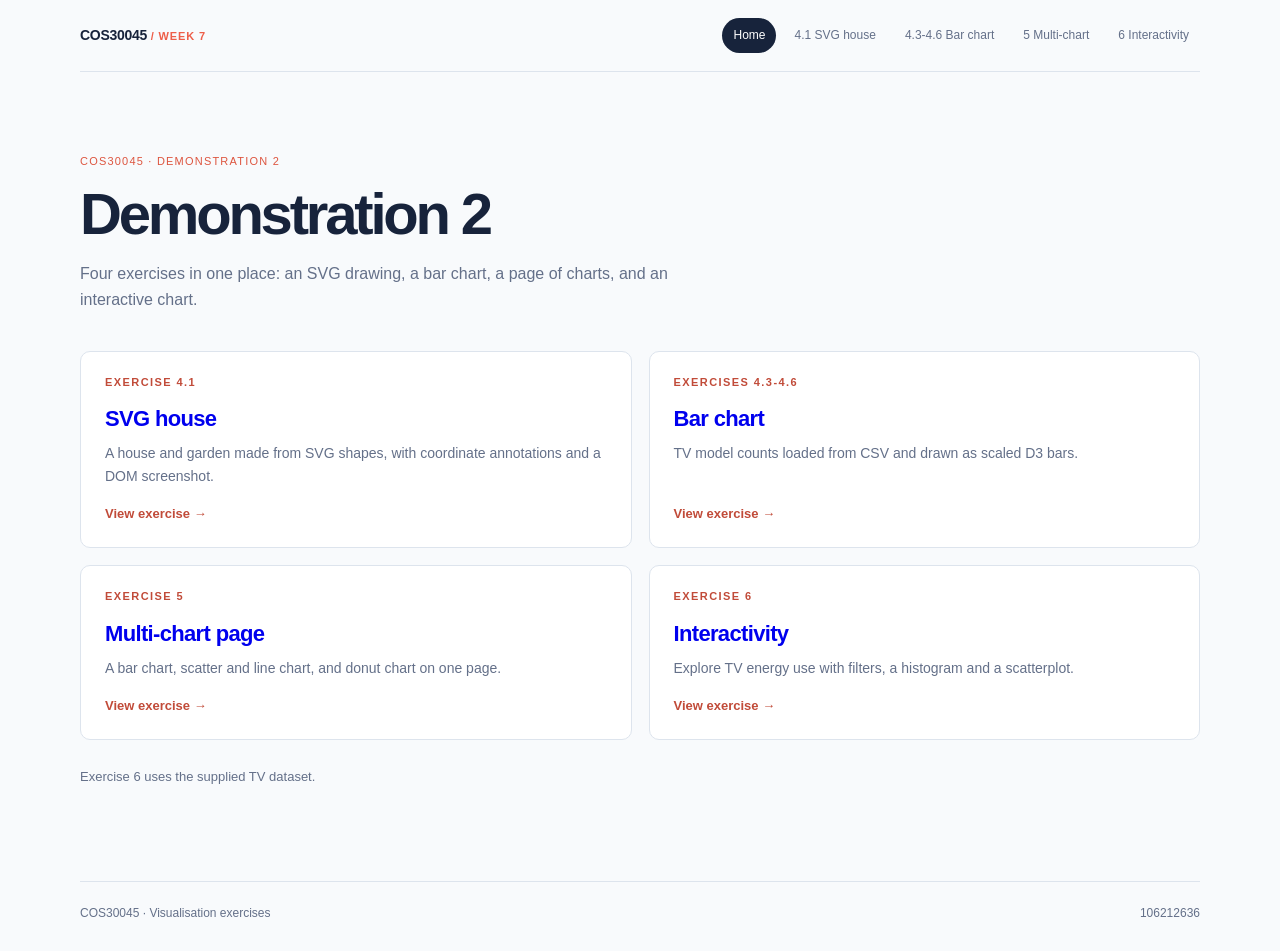
<file: index.html>
<!doctype html>
<html lang="en">
<head>
  <meta charset="utf-8">
  <meta name="viewport" content="width=device-width, initial-scale=1">
  <title>Demonstration 2 · COS30045</title>
  <link rel="stylesheet" href="site.css">
</head>
<body>
  <header class="site-header">
    <a class="site-name" href="index.html">COS30045 <span> / WEEK 7</span></a>
    <nav aria-label="Exercises"><a href="index.html" aria-current="page">Home</a><a href="exercise-4-1/">4.1 SVG house</a><a href="exercise-4-3-4-6/">4.3-4.6 Bar chart</a><a href="exercise-5/">5 Multi-chart</a><a href="exercise-6/">6 Interactivity</a></nav>
  </header>
  <main class="landing">
    <p class="course-label">COS30045 · DEMONSTRATION 2</p>
    <h1>Demonstration 2</h1>
    <p class="lede">Four exercises in one place: an SVG drawing, a bar chart, a page of charts, and an interactive chart.</p>
    <div class="landing-grid">
      <a class="feature-card card-house" href="exercise-4-1/"><span class="card-index">EXERCISE 4.1</span><span class="card-art" aria-hidden="true"><svg viewBox="0 0 320 160"><circle cx="258" cy="37" r="24" fill="#ffce52"/><rect x="57" y="76" width="190" height="76" fill="#f9ead2"/><path d="M38 82 152 15 266 82Z" fill="#ff7354"/><rect x="133" y="104" width="38" height="48" fill="#312e81"/><circle cx="272" cy="121" r="30" fill="#20aa89"/></svg></span><strong>SVG house</strong><span>A house and garden made from SVG shapes, with coordinate annotations and a DOM screenshot.</span><span class="card-action">View exercise →</span></a>
      <a class="feature-card card-brands" href="exercise-4-3-4-6/"><span class="card-index">EXERCISES 4.3-4.6</span><span class="card-art mini-bars" aria-hidden="true"><i></i><i></i><i></i><i></i><i></i></span><strong>Bar chart</strong><span>TV model counts loaded from CSV and drawn as scaled D3 bars.</span><span class="card-action">View exercise →</span></a>
      <a class="feature-card card-charts" href="exercise-5/"><span class="card-index">EXERCISE 5</span><span class="card-art mini-chart" aria-hidden="true"><svg viewBox="0 0 320 160"><path d="M10 127 68 101 128 108 181 48 245 68 310 22" fill="none" stroke="#fb654c" stroke-width="7" stroke-linecap="round" stroke-linejoin="round"/><path d="M10 127 68 101 128 108 181 48 245 68 310 22" fill="none" stroke="#fff" stroke-width="2" stroke-dasharray="2 15"/></svg></span><strong>Multi-chart page</strong><span>A bar chart, scatter and line chart, and donut chart on one page.</span><span class="card-action">View exercise →</span></a>
      <a class="feature-card card-explorer" href="exercise-6/"><span class="card-index">EXERCISE 6</span><span class="card-art mini-explorer" aria-hidden="true"><i></i><i></i><i></i><i></i></span><strong>Interactivity</strong><span>Explore TV energy use with filters, a histogram and a scatterplot.</span><span class="card-action">View exercise →</span></a>
    </div>
    <p class="data-disclaimer">Exercise 6 uses the supplied TV dataset.</p>
  </main>
  <footer><span>COS30045 · Visualisation exercises</span><span>106212636</span></footer>
</body>
</html>
</file>
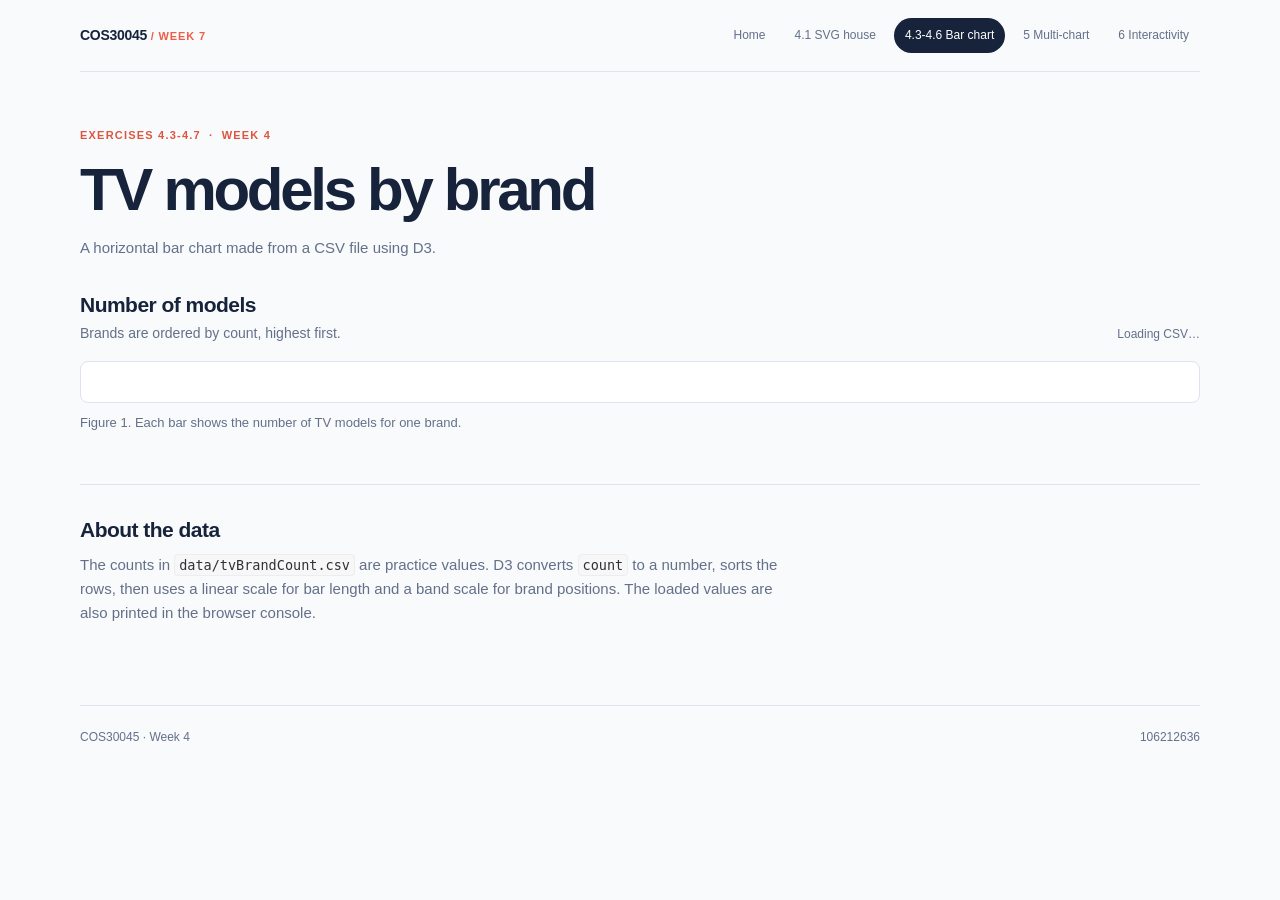
<file: brands/index.html>
<!doctype html>
<html lang="en">
<head>
  <meta charset="utf-8">
  <meta name="viewport" content="width=device-width, initial-scale=1">
  <title>TV models by brand — Exercise 4</title>
  <link rel="stylesheet" href="css/style.css">
  <link rel="stylesheet" href="../site.css">
</head>
<body>
  <header class="site-header">
    <a class="site-name" href="../index.html">COS30045 <span> / WEEK 7</span></a>
    <nav aria-label="Exercises"><a href="../index.html">Home</a><a href="../house/">4.1 SVG house</a><a href="../brands/" aria-current="page">4.3-4.6 Bar chart</a><a href="../charts/">5 Multi-chart</a><a href="../explorer/">6 Interactivity</a></nav>
  </header>

  <main id="top">
    <div class="page-heading">
      <p class="course-label">Exercises 4.3-4.7 <span>·</span> Week 4</p>
      <h1>TV models by brand</h1>
      <p>A horizontal bar chart made from a CSV file using D3.</p>
    </div>

    <section id="chart" class="section chart-section" aria-labelledby="chart-title">
      <div class="section-heading">
        <div><h2 id="chart-title">Number of models</h2><p>Brands are ordered by count, highest first.</p></div>
        <span id="load-status" role="status">Loading CSV…</span>
      </div>
      <div class="chart-surface"><div class="responsive-svg-container" id="bar-chart"></div></div>
      <p class="error" id="chart-error" hidden></p>
      <p class="caption">Figure 1. Each bar shows the number of TV models for one brand.</p>
    </section>

    <section id="data" class="section data-section">
      <h2>About the data</h2>
      <p>The counts in <code>data/tvBrandCount.csv</code> are practice values. D3 converts <code>count</code> to a number, sorts the rows, then uses a linear scale for bar length and a band scale for brand positions. The loaded values are also printed in the browser console.</p>
    </section>
  </main>

  <footer><span>COS30045 · Week 4</span><span>106212636</span></footer>
  <script src="https://d3js.org/d3.v7.min.js"></script>
  <script src="js/main.js"></script>
</body>
</html>
</file>
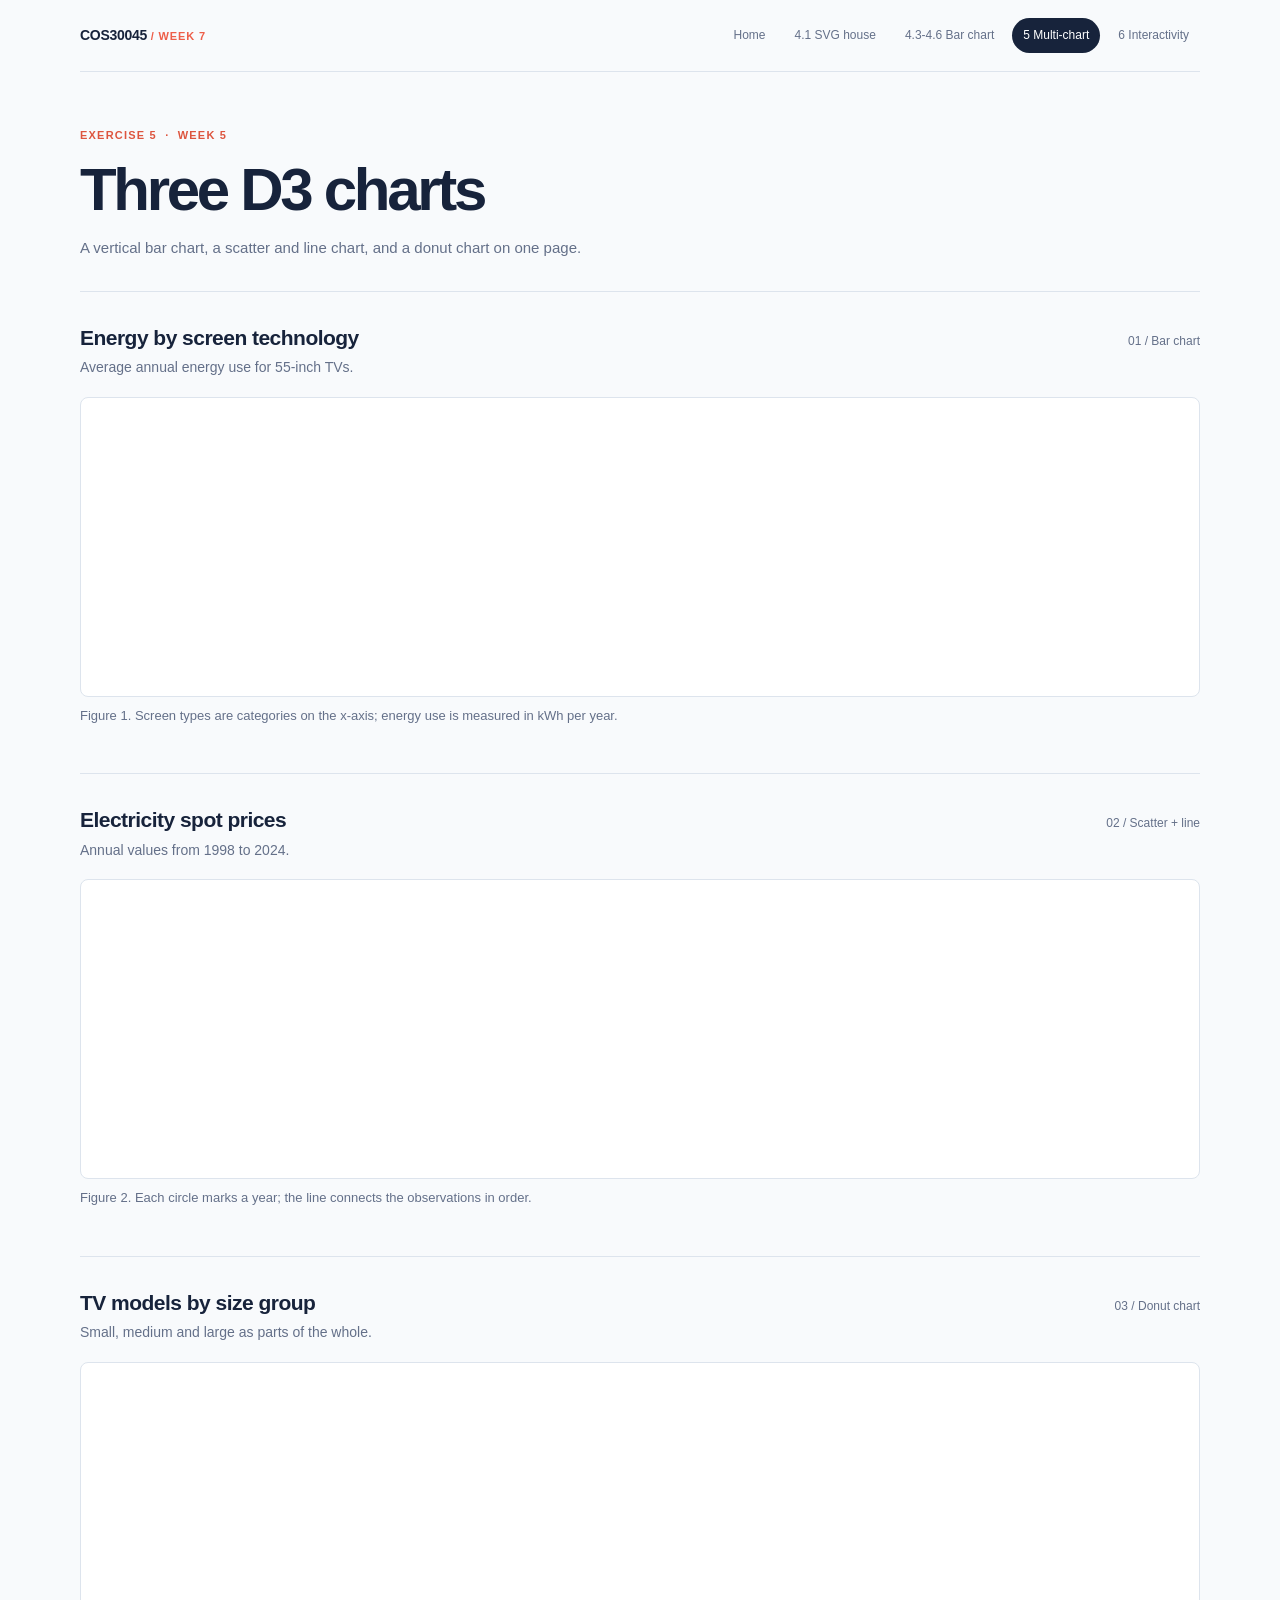
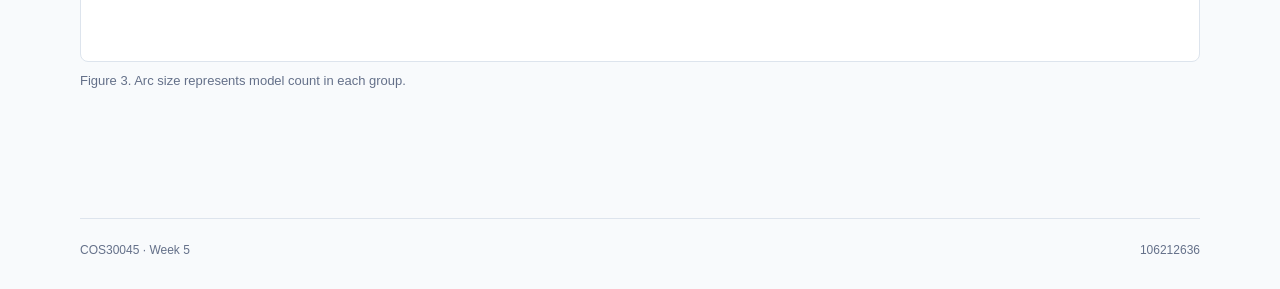
<file: charts/index.html>
<!doctype html>
<html lang="en">

<head>
  <meta charset="utf-8">
  <meta name="viewport" content="width=device-width, initial-scale=1">
  <title>Three D3 charts — Exercise 5</title>
  <link rel="stylesheet" href="css/style.css">
  <link rel="stylesheet" href="../site.css">
</head>

<body>
  <header class="site-header">
    <a class="site-name" href="../index.html">COS30045 <span> / WEEK 7</span></a>
    <nav aria-label="Exercises"><a href="../index.html">Home</a><a href="../house/">4.1 SVG house</a><a
        href="../brands/">4.3-4.6 Bar chart</a><a href="../charts/" aria-current="page">5 Multi-chart</a><a
        href="../explorer/">6 Interactivity</a></nav>
  </header>

  <main id="top">
    <div class="page-heading">
      <p class="course-label">Exercise 5 <span>·</span> Week 5</p>
      <h1>Three D3 charts</h1>
      <p>A vertical bar chart, a scatter and line chart, and a donut chart on one page.</p>
    </div>

    <section id="bar-section" class="chart-section" aria-labelledby="bar-title">
      <div class="section-heading">
        <div>
          <h2 id="bar-title">Energy by screen technology</h2>
          <p>Average annual energy use for 55-inch TVs.</p>
        </div>
        <span>01 / Bar chart</span>
      </div>
      <div class="chart-surface">
        <div id="bar-chart" class="responsive-svg-container"></div>
      </div>
      <p class="caption">Figure 1. Screen types are categories on the x-axis; energy use is measured in kWh per year.
      </p>
    </section>

    <section id="line-section" class="chart-section" aria-labelledby="line-title">
      <div class="section-heading">
        <div>
          <h2 id="line-title">Electricity spot prices</h2>
          <p>Annual values from 1998 to 2024.</p>
        </div>
        <span>02 / Scatter + line</span>
      </div>
      <div class="chart-surface">
        <div id="line-chart" class="responsive-svg-container"></div>
      </div>
      <p class="caption">Figure 2. Each circle marks a year; the line connects the observations in order.</p>
    </section>

    <section id="donut-section" class="chart-section" aria-labelledby="donut-title">
      <div class="section-heading">
        <div>
          <h2 id="donut-title">TV models by size group</h2>
          <p>Small, medium and large as parts of the whole.</p>
        </div>
        <span>03 / Donut chart</span>
      </div>
      <div class="chart-surface donut-surface">
        <div id="donut-chart" class="responsive-svg-container"></div>
      </div>
      <p class="caption">Figure 3. Arc size represents model count in each group.</p>
    </section>


  </main>

  <footer><span>COS30045 · Week 5</span><span>106212636</span></footer>
  <script src="https://d3js.org/d3.v7.min.js"></script>
  <script src="js/bar-chart.js"></script>
  <script src="js/line-chart.js"></script>
  <script src="js/donut-chart.js"></script>
</body>

</html>
</file>
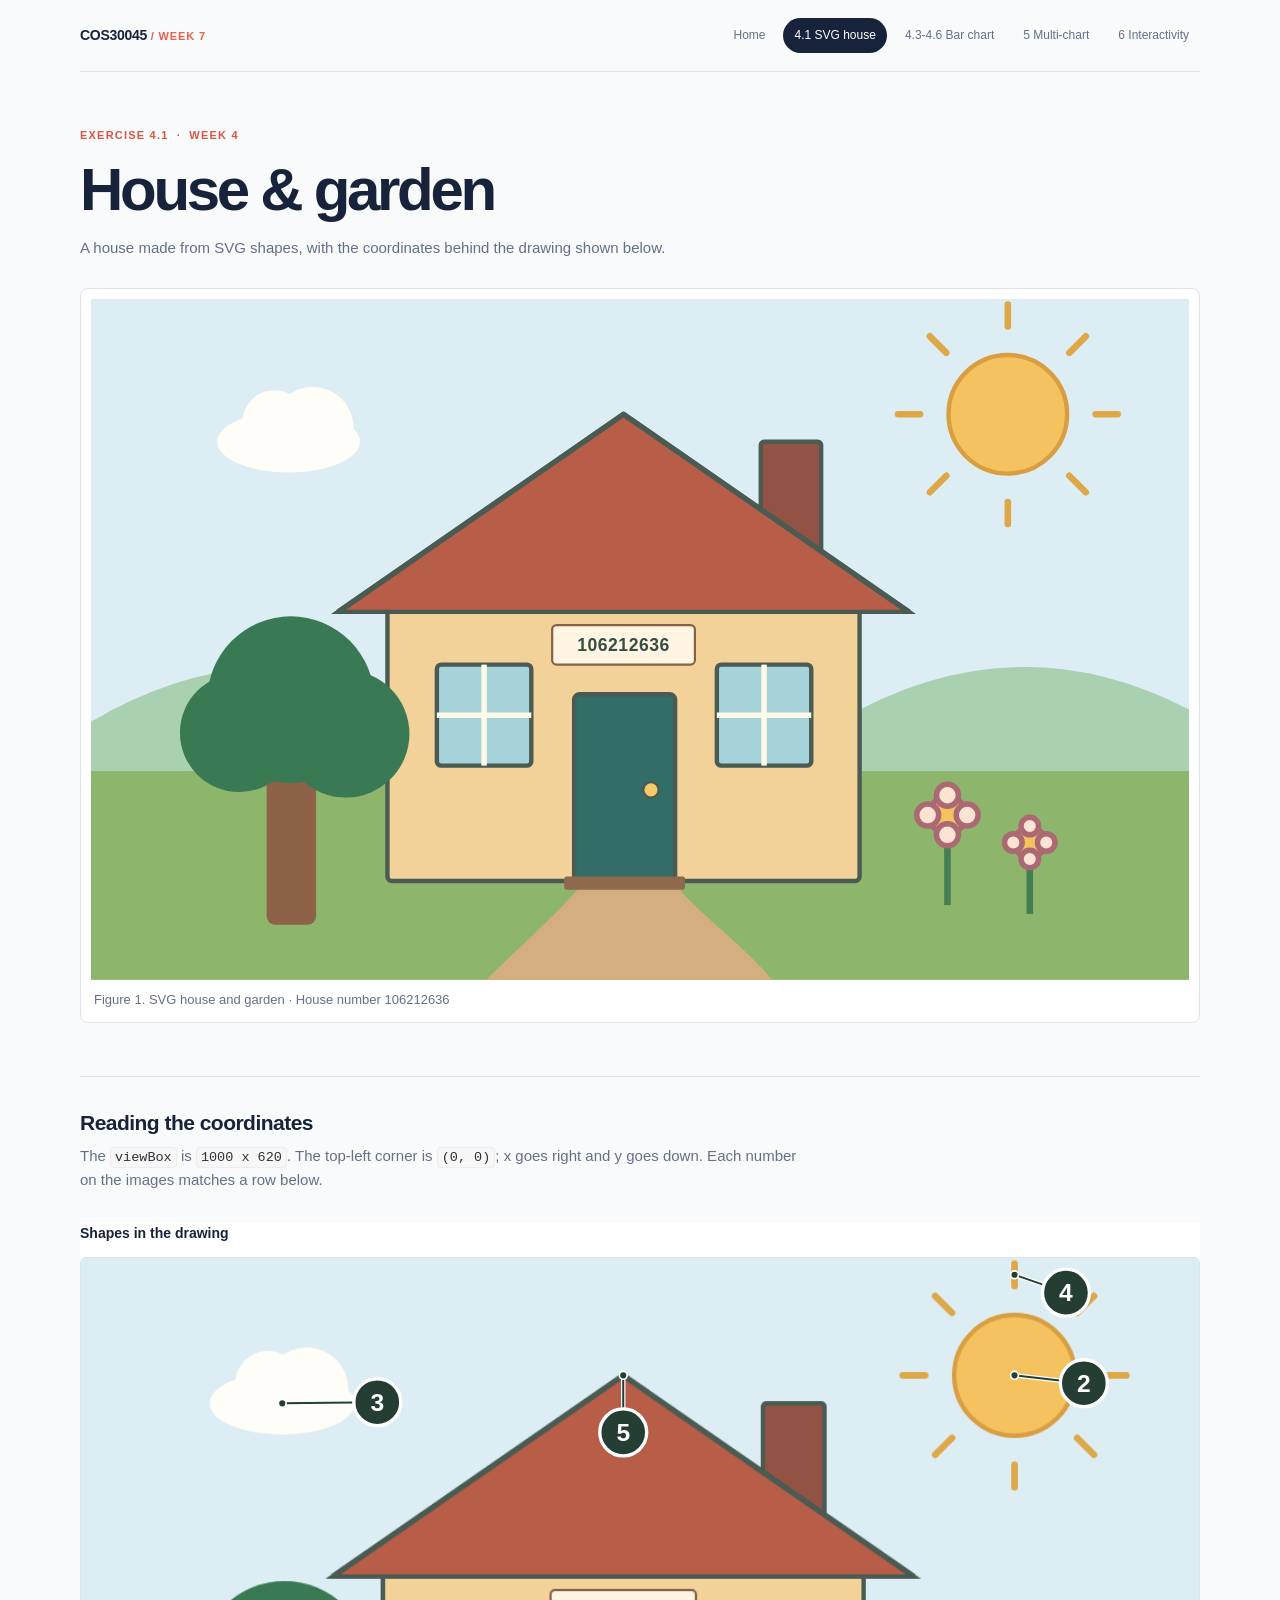
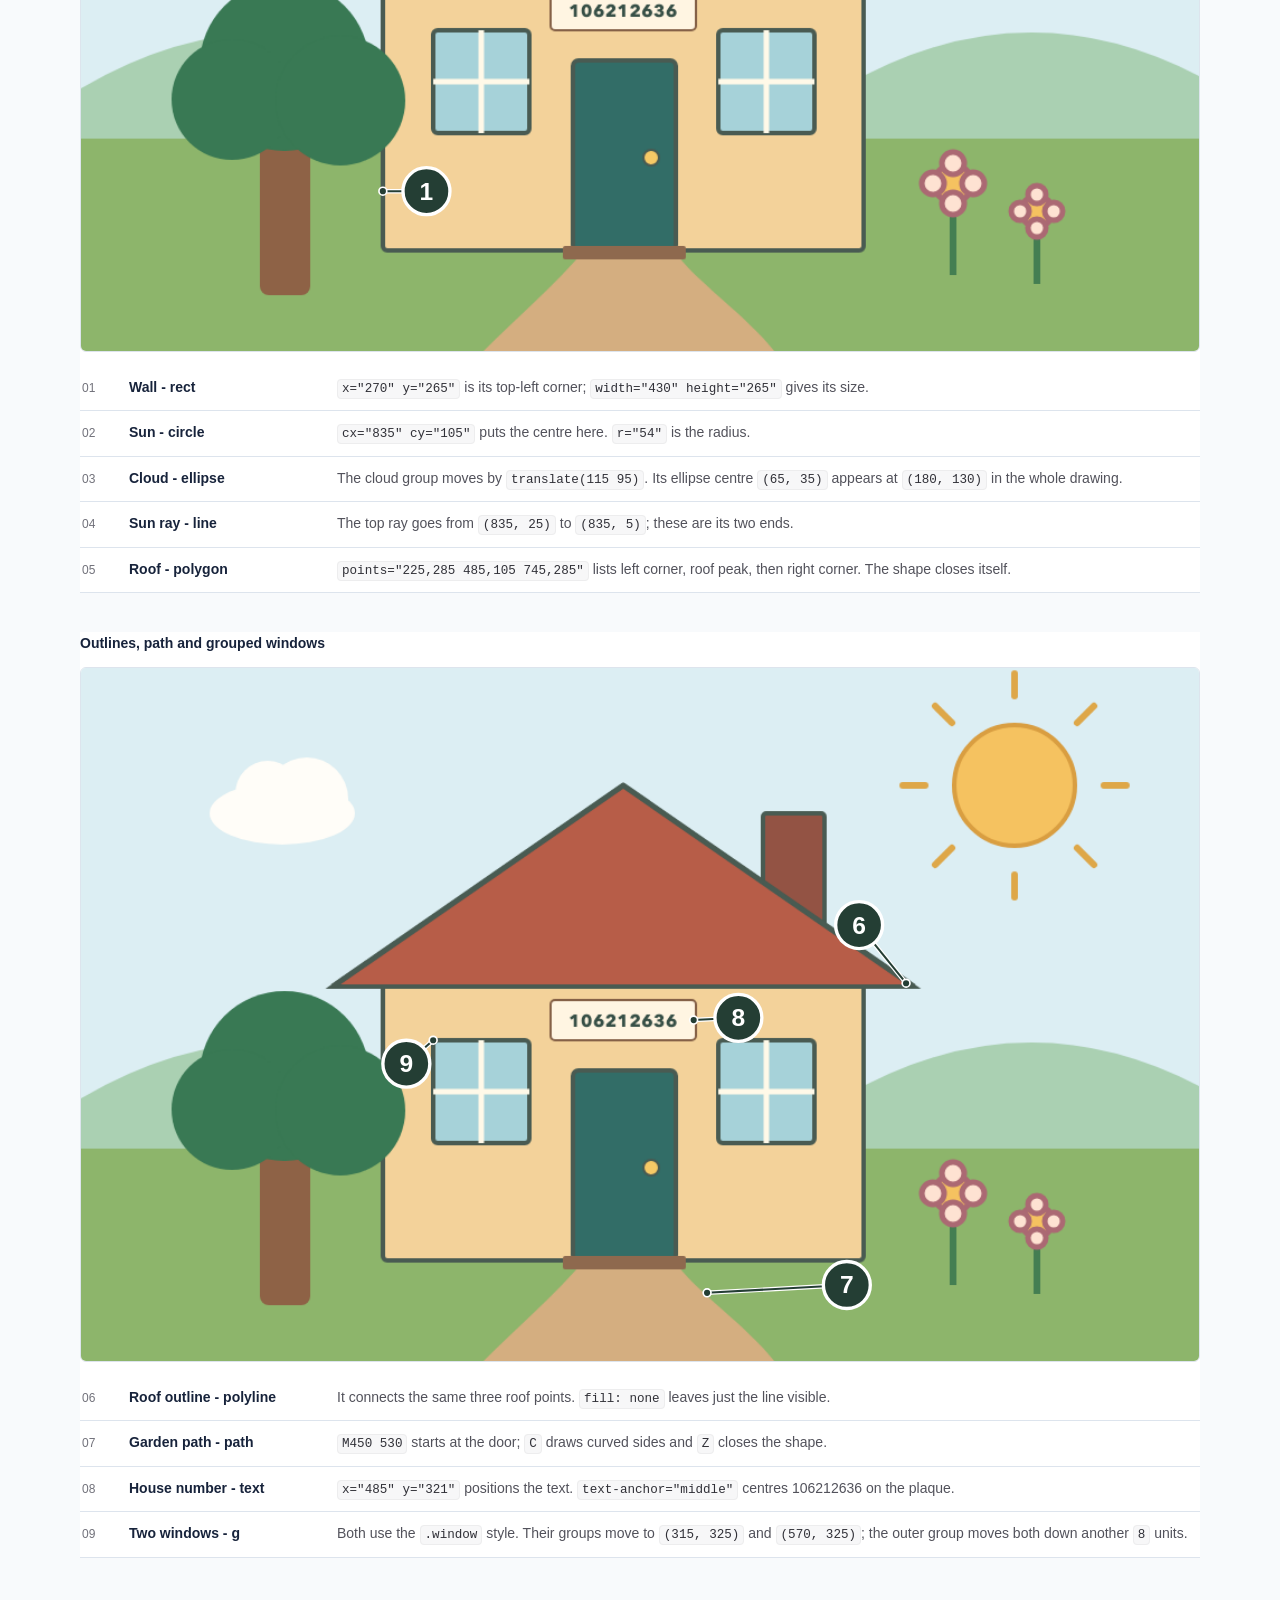
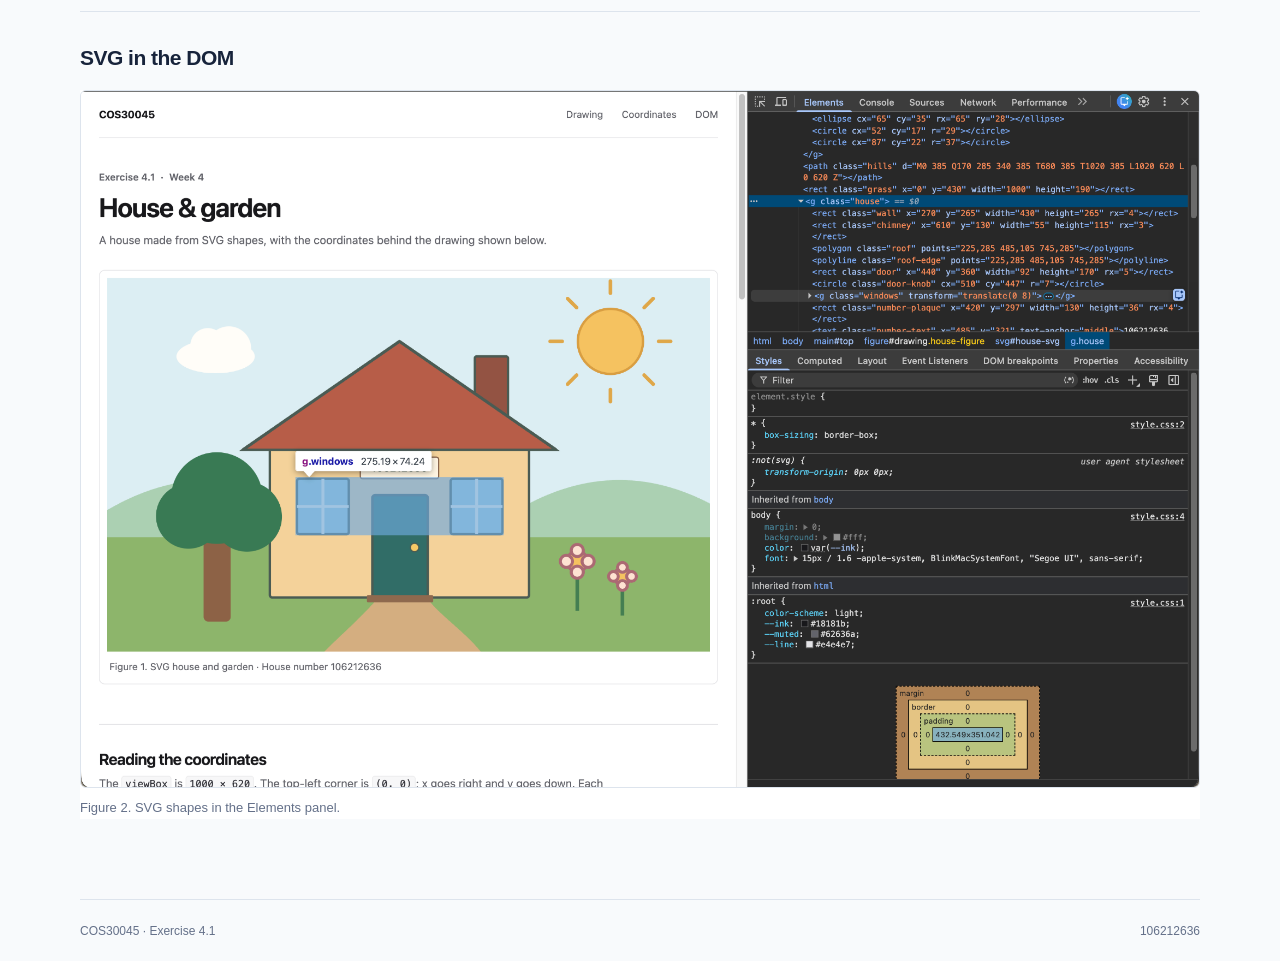
<file: exercise-4-1/index.html>
<!doctype html>
<html lang="en">
<head>
  <meta charset="utf-8">
  <meta name="viewport" content="width=device-width, initial-scale=1">
  <title>SVG House — Exercise 4.1</title>
  <link rel="stylesheet" href="css/style.css">
  <link rel="stylesheet" href="../site.css">
</head>
<body>
  <header class="site-header">
    <a class="site-name" href="../index.html">COS30045 <span> / WEEK 7</span></a>
    <nav aria-label="Exercises">
<a href="../index.html">Home</a><a href="../exercise-4-1/" aria-current="page">4.1 SVG house</a><a href="../exercise-4-3-4-6/">4.3-4.6 Bar chart</a><a href="../exercise-5/">5 Multi-chart</a><a href="../exercise-6/">6 Interactivity</a>
    </nav>
  </header>

  <main id="top">
    <div class="page-heading">
      <p class="course-label">Exercise 4.1 <span>·</span> Week 4</p>
      <h1>House &amp; garden</h1>
      <p class="intro">A house made from SVG shapes, with the coordinates behind the drawing shown below.</p>
    </div>

    <figure id="drawing" class="house-figure">
      <svg id="house-svg" viewBox="0 0 1000 620" role="img" aria-labelledby="house-title house-desc">
        <title id="house-title">House number 106212636 in a garden</title>
        <desc id="house-desc">A terracotta roof house with student ID 106212636, sun, clouds, tree, flowers and path.</desc>

        <rect class="sky" x="0" y="0" width="1000" height="620"/>
        <circle class="sun" cx="835" cy="105" r="54"/>
        <g class="sun-rays">
          <line x1="835" y1="25" x2="835" y2="5"/>
          <line x1="835" y1="185" x2="835" y2="205"/>
          <line x1="755" y1="105" x2="735" y2="105"/>
          <line x1="915" y1="105" x2="935" y2="105"/>
          <line x1="779" y1="49" x2="764" y2="34"/>
          <line x1="891" y1="161" x2="906" y2="176"/>
          <line x1="891" y1="49" x2="906" y2="34"/>
          <line x1="779" y1="161" x2="764" y2="176"/>
        </g>

        <g class="cloud" transform="translate(115 95)">
          <ellipse cx="65" cy="35" rx="65" ry="28"/>
          <circle cx="52" cy="17" r="29"/>
          <circle cx="87" cy="22" r="37"/>
        </g>

        <path class="hills" d="M0 385 Q170 285 340 385 T680 385 T1020 385 L1020 620 L0 620 Z"/>
        <rect class="grass" x="0" y="430" width="1000" height="190"/>

        <g class="house">
          <rect class="wall" x="270" y="265" width="430" height="265" rx="4"/>
          <rect class="chimney" x="610" y="130" width="55" height="115" rx="3"/>
          <polygon class="roof" points="225,285 485,105 745,285"/>
          <polyline class="roof-edge" points="225,285 485,105 745,285"/>

          <rect class="door" x="440" y="360" width="92" height="170" rx="5"/>
          <circle class="door-knob" cx="510" cy="447" r="7"/>

          <g class="windows" transform="translate(0 8)">
            <g class="window" transform="translate(315 325)">
              <rect x="0" y="0" width="86" height="92" rx="4"/>
              <line x1="43" y1="0" x2="43" y2="92"/>
              <line x1="0" y1="46" x2="86" y2="46"/>
            </g>
            <g class="window" transform="translate(570 325)">
              <rect x="0" y="0" width="86" height="92" rx="4"/>
              <line x1="43" y1="0" x2="43" y2="92"/>
              <line x1="0" y1="46" x2="86" y2="46"/>
            </g>
          </g>
          <rect class="number-plaque" x="420" y="297" width="130" height="36" rx="4"/>
          <text class="number-text" x="485" y="321" text-anchor="middle">106212636</text>
        </g>

        <path class="garden-path" d="M450 530 C425 560 390 590 360 620 L620 620 C595 588 550 558 530 530 Z"/>
        <rect class="door-step" x="431" y="526" width="110" height="12" rx="2"/>

        <g class="tree" transform="translate(90 270)">
          <rect class="trunk" x="70" y="120" width="45" height="180" rx="8"/>
          <circle cx="92" cy="95" r="76"/>
          <circle cx="45" cy="125" r="54"/>
          <circle cx="142" cy="126" r="58"/>
        </g>

        <g class="flowers">
          <g transform="translate(780 470)">
            <line x1="0" y1="10" x2="0" y2="82"/>
            <circle cx="0" cy="0" r="17"/>
            <circle cx="-18" cy="0" r="10"/>
            <circle cx="18" cy="0" r="10"/>
            <circle cx="0" cy="-18" r="10"/>
            <circle cx="0" cy="18" r="10"/>
          </g>
          <g transform="translate(855 495)">
            <line x1="0" y1="10" x2="0" y2="65"/>
            <circle cx="0" cy="0" r="14"/>
            <circle cx="-15" cy="0" r="8"/>
            <circle cx="15" cy="0" r="8"/>
            <circle cx="0" cy="-15" r="8"/>
            <circle cx="0" cy="15" r="8"/>
          </g>
        </g>
      </svg>
      <figcaption>Figure 1. SVG house and garden · House number 106212636</figcaption>
    </figure>

    <section id="coordinates" class="section">
      <h2>Reading the coordinates</h2>
      <p>The <code>viewBox</code> is <code>1000 x 620</code>. The top-left corner is <code>(0, 0)</code>; x goes right and y goes down. Each number on the images matches a row below.</p>
      <figure class="annotation">
        <figcaption>Shapes in the drawing</figcaption>
        <a href="images/shape-coordinates-1.svg" target="_blank" rel="noopener"><img src="images/shape-coordinates-1.svg" alt="House screenshot with markers 1 through 5 pointing to wall, sun, cloud, sun ray and roof"></a>
        <ol class="annotation-list">
          <li><strong>Wall - rect</strong><span><code>x="270" y="265"</code> is its top-left corner; <code>width="430" height="265"</code> gives its size.</span></li>
          <li><strong>Sun - circle</strong><span><code>cx="835" cy="105"</code> puts the centre here. <code>r="54"</code> is the radius.</span></li>
          <li><strong>Cloud - ellipse</strong><span>The cloud group moves by <code>translate(115 95)</code>. Its ellipse centre <code>(65, 35)</code> appears at <code>(180, 130)</code> in the whole drawing.</span></li>
          <li><strong>Sun ray - line</strong><span>The top ray goes from <code>(835, 25)</code> to <code>(835, 5)</code>; these are its two ends.</span></li>
          <li><strong>Roof - polygon</strong><span><code>points="225,285 485,105 745,285"</code> lists left corner, roof peak, then right corner. The shape closes itself.</span></li>
        </ol>
      </figure>
      <figure class="annotation">
        <figcaption>Outlines, path and grouped windows</figcaption>
        <a href="images/shape-coordinates-2.svg" target="_blank" rel="noopener"><img src="images/shape-coordinates-2.svg" alt="House screenshot with markers 6 through 9 pointing to roof outline, path, number plaque and windows"></a>
        <ol class="annotation-list" start="6">
          <li><strong>Roof outline - polyline</strong><span>It connects the same three roof points. <code>fill: none</code> leaves just the line visible.</span></li>
          <li><strong>Garden path - path</strong><span><code>M450 530</code> starts at the door; <code>C</code> draws curved sides and <code>Z</code> closes the shape.</span></li>
          <li><strong>House number - text</strong><span><code>x="485" y="321"</code> positions the text. <code>text-anchor="middle"</code> centres 106212636 on the plaque.</span></li>
          <li><strong>Two windows - g</strong><span>Both use the <code>.window</code> style. Their groups move to <code>(315, 325)</code> and <code>(570, 325)</code>; the outer group moves both down another <code>8</code> units.</span></li>
        </ol>
      </figure>
    </section>

    <section id="dom" class="section">
      <h2>SVG in the DOM</h2>
      <figure class="dom-figure">
        <a href="images/devtools-dom.png" target="_blank" rel="noopener">
          <img class="dom-image" src="images/devtools-dom.png" alt="House SVG on the page alongside its SVG elements in Chrome DevTools">
        </a>
        <figcaption>Figure 2. SVG shapes in the Elements panel.</figcaption>
      </figure>
    </section>
  </main>
  <footer><span>COS30045 · Exercise 4.1</span><span>106212636</span></footer>
</body>
</html>
</file>
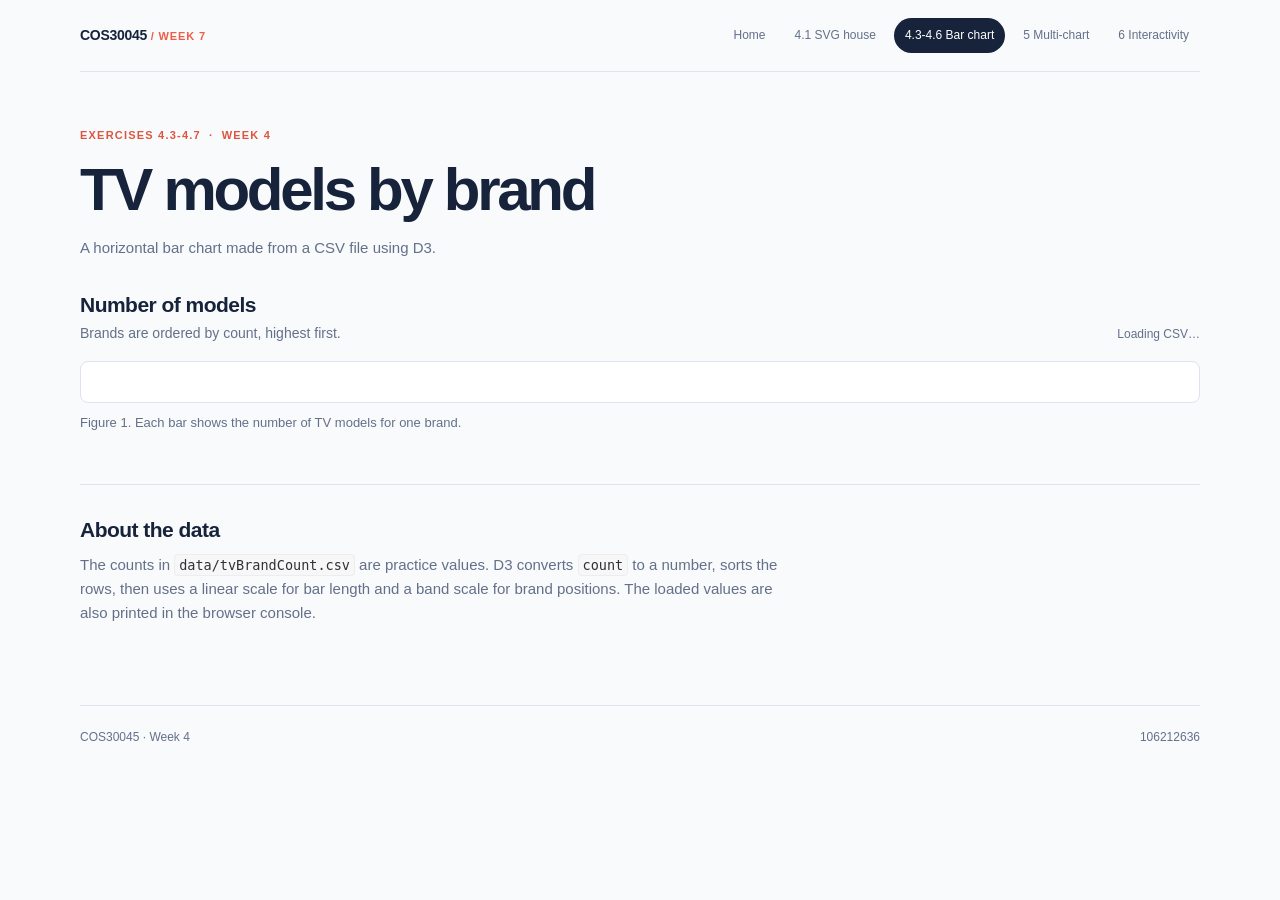
<file: exercise-4-3-4-6/index.html>
<!doctype html>
<html lang="en">
<head>
  <meta charset="utf-8">
  <meta name="viewport" content="width=device-width, initial-scale=1">
  <title>TV models by brand — Exercise 4</title>
  <link rel="stylesheet" href="css/style.css">
  <link rel="stylesheet" href="../site.css">
</head>
<body>
  <header class="site-header">
    <a class="site-name" href="../index.html">COS30045 <span> / WEEK 7</span></a>
    <nav aria-label="Exercises"><a href="../index.html">Home</a><a href="../exercise-4-1/">4.1 SVG house</a><a href="../exercise-4-3-4-6/" aria-current="page">4.3-4.6 Bar chart</a><a href="../exercise-5/">5 Multi-chart</a><a href="../exercise-6/">6 Interactivity</a></nav>
  </header>

  <main id="top">
    <div class="page-heading">
      <p class="course-label">Exercises 4.3-4.7 <span>·</span> Week 4</p>
      <h1>TV models by brand</h1>
      <p>A horizontal bar chart made from a CSV file using D3.</p>
    </div>

    <section id="chart" class="section chart-section" aria-labelledby="chart-title">
      <div class="section-heading">
        <div><h2 id="chart-title">Number of models</h2><p>Brands are ordered by count, highest first.</p></div>
        <span id="load-status" role="status">Loading CSV…</span>
      </div>
      <div class="chart-surface"><div class="responsive-svg-container" id="bar-chart"></div></div>
      <p class="error" id="chart-error" hidden></p>
      <p class="caption">Figure 1. Each bar shows the number of TV models for one brand.</p>
    </section>

    <section id="data" class="section data-section">
      <h2>About the data</h2>
      <p>The counts in <code>data/tvBrandCount.csv</code> are practice values. D3 converts <code>count</code> to a number, sorts the rows, then uses a linear scale for bar length and a band scale for brand positions. The loaded values are also printed in the browser console.</p>
    </section>
  </main>

  <footer><span>COS30045 · Week 4</span><span>106212636</span></footer>
  <script src="https://d3js.org/d3.v7.min.js"></script>
  <script src="js/main.js"></script>
</body>
</html>
</file>
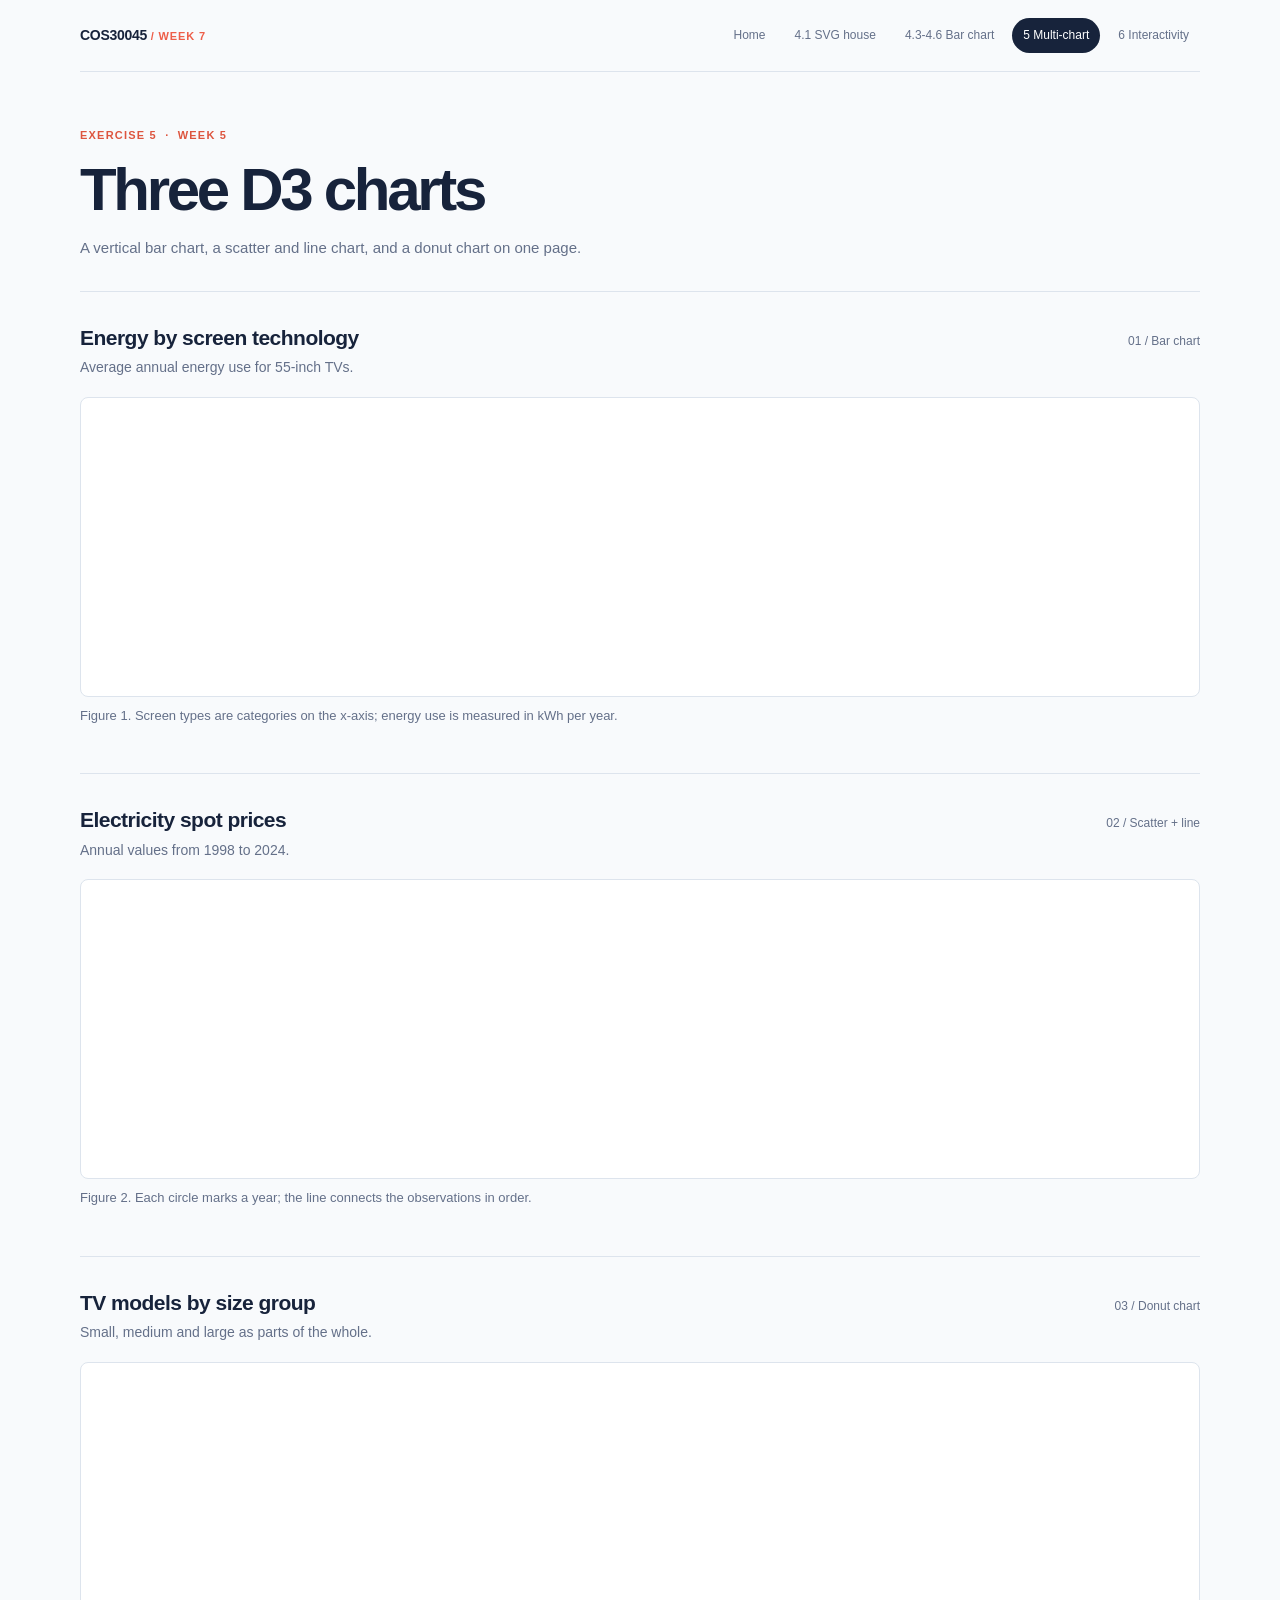
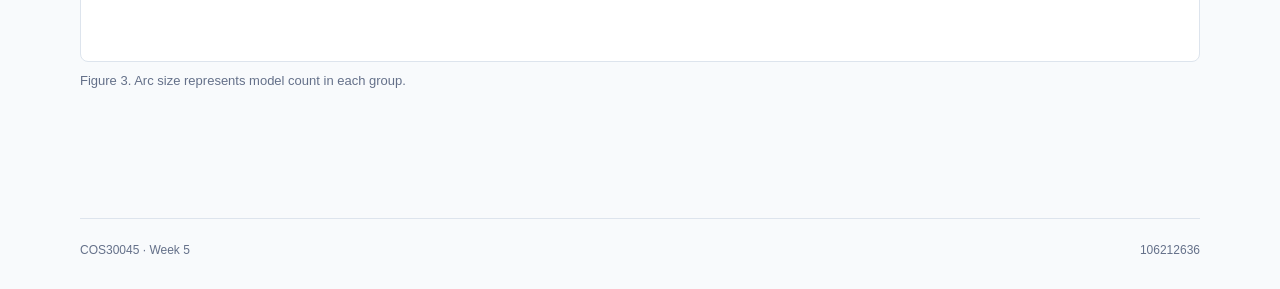
<file: exercise-5/index.html>
<!doctype html>
<html lang="en">

<head>
  <meta charset="utf-8">
  <meta name="viewport" content="width=device-width, initial-scale=1">
  <title>Three D3 charts — Exercise 5</title>
  <link rel="stylesheet" href="css/style.css">
  <link rel="stylesheet" href="../site.css">
</head>

<body>
  <header class="site-header">
    <a class="site-name" href="../index.html">COS30045 <span> / WEEK 7</span></a>
    <nav aria-label="Exercises"><a href="../index.html">Home</a><a href="../exercise-4-1/">4.1 SVG house</a><a
        href="../exercise-4-3-4-6/">4.3-4.6 Bar chart</a><a href="../exercise-5/" aria-current="page">5 Multi-chart</a><a
        href="../exercise-6/">6 Interactivity</a></nav>
  </header>

  <main id="top">
    <div class="page-heading">
      <p class="course-label">Exercise 5 <span>·</span> Week 5</p>
      <h1>Three D3 charts</h1>
      <p>A vertical bar chart, a scatter and line chart, and a donut chart on one page.</p>
    </div>

    <section id="bar-section" class="chart-section" aria-labelledby="bar-title">
      <div class="section-heading">
        <div>
          <h2 id="bar-title">Energy by screen technology</h2>
          <p>Average annual energy use for 55-inch TVs.</p>
        </div>
        <span>01 / Bar chart</span>
      </div>
      <div class="chart-surface">
        <div id="bar-chart" class="responsive-svg-container"></div>
      </div>
      <p class="caption">Figure 1. Screen types are categories on the x-axis; energy use is measured in kWh per year.
      </p>
    </section>

    <section id="line-section" class="chart-section" aria-labelledby="line-title">
      <div class="section-heading">
        <div>
          <h2 id="line-title">Electricity spot prices</h2>
          <p>Annual values from 1998 to 2024.</p>
        </div>
        <span>02 / Scatter + line</span>
      </div>
      <div class="chart-surface">
        <div id="line-chart" class="responsive-svg-container"></div>
      </div>
      <p class="caption">Figure 2. Each circle marks a year; the line connects the observations in order.</p>
    </section>

    <section id="donut-section" class="chart-section" aria-labelledby="donut-title">
      <div class="section-heading">
        <div>
          <h2 id="donut-title">TV models by size group</h2>
          <p>Small, medium and large as parts of the whole.</p>
        </div>
        <span>03 / Donut chart</span>
      </div>
      <div class="chart-surface donut-surface">
        <div id="donut-chart" class="responsive-svg-container"></div>
      </div>
      <p class="caption">Figure 3. Arc size represents model count in each group.</p>
    </section>


  </main>

  <footer><span>COS30045 · Week 5</span><span>106212636</span></footer>
  <script src="https://d3js.org/d3.v7.min.js"></script>
  <script src="js/bar-chart.js"></script>
  <script src="js/line-chart.js"></script>
  <script src="js/donut-chart.js"></script>
</body>

</html>
</file>
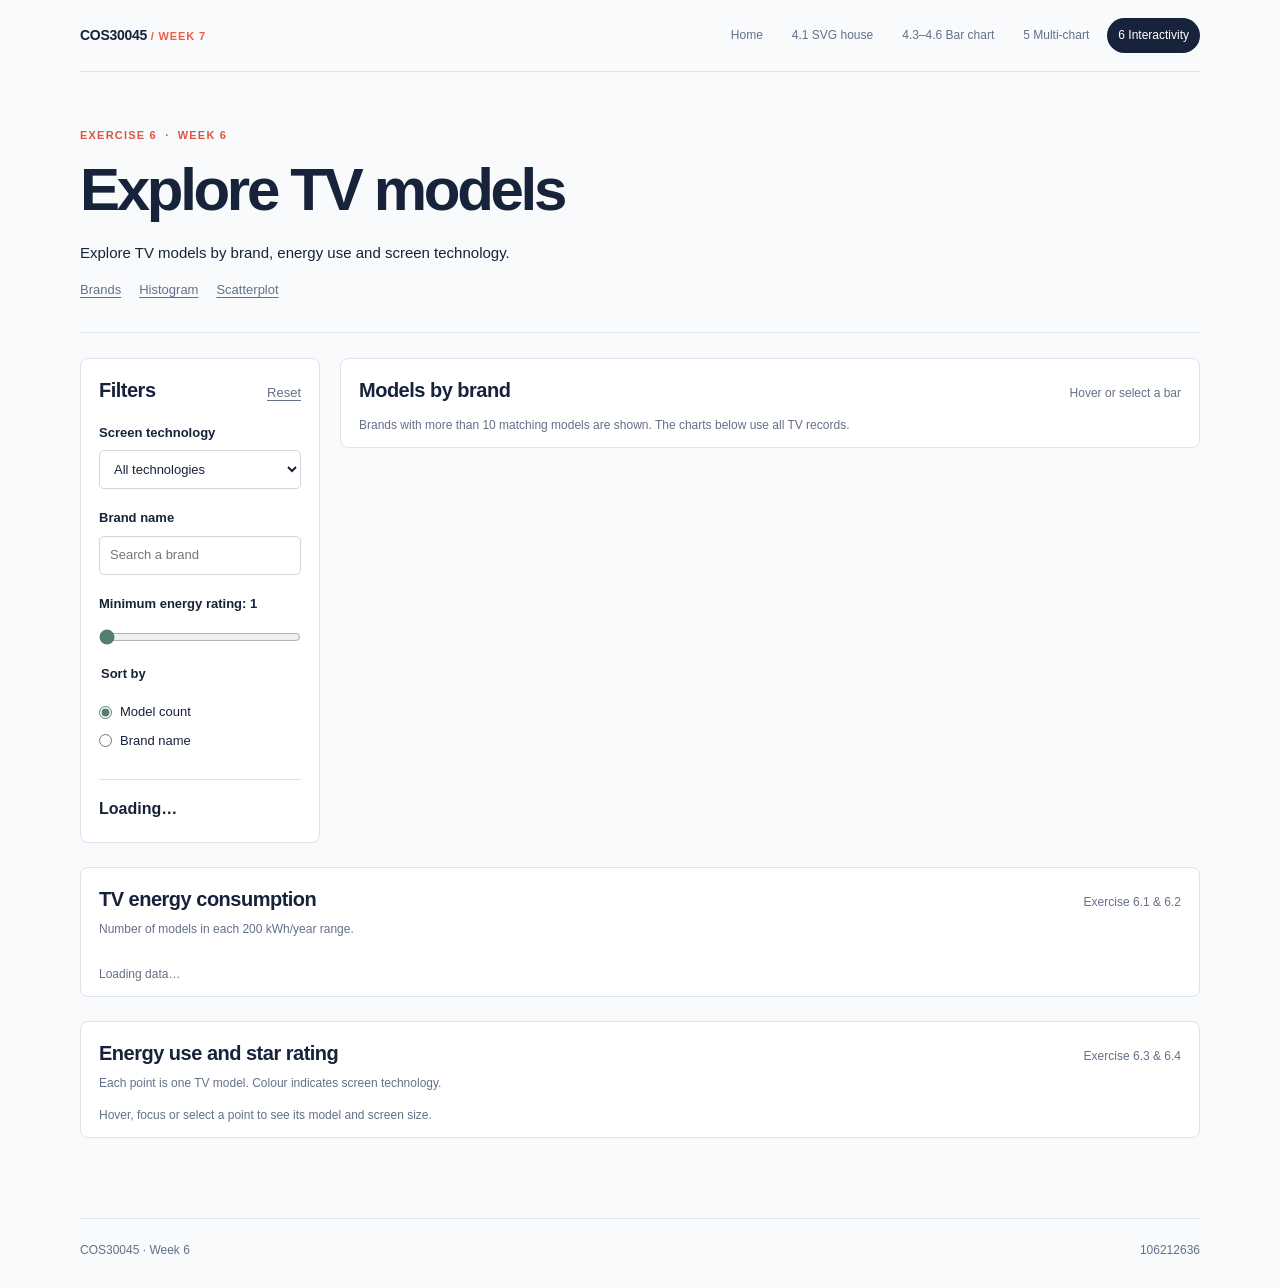
<file: exercise-6/index.html>
<!doctype html>
<html lang="en">
<head>
  <meta charset="utf-8">
  <meta name="viewport" content="width=device-width, initial-scale=1">
  <title>Explore TV models — Exercise 6</title>
  <link rel="stylesheet" href="css/base.css">
  <link rel="stylesheet" href="css/visualisation.css">
  <link rel="stylesheet" href="../site.css">
</head>
<body>
  <header class="site-header">
    <a class="site-name" href="../index.html">COS30045 <span> / WEEK 7</span></a>
    <nav aria-label="Exercises"><a href="../index.html">Home</a><a href="../exercise-4-1/">4.1 SVG house</a><a href="../exercise-4-3-4-6/">4.3–4.6 Bar chart</a><a href="../exercise-5/">5 Multi-chart</a><a href="../exercise-6/" aria-current="page">6 Interactivity</a></nav>
  </header>

  <main id="top">
    <div class="page-heading">
      <p class="course-label">Exercise 6 <span>·</span> Week 6</p>
      <h1>Explore TV models</h1>
      <p>Explore TV models by brand, energy use and screen technology.</p>
      <div class="exercise-links"><a href="#filters">Brands</a><a href="#histogram-section">Histogram</a><a href="#scatter-section">Scatterplot</a></div>
    </div>

    <div class="dashboard">
      <aside id="filters" class="controls" aria-labelledby="filter-title">
        <div class="control-heading"><h2 id="filter-title">Filters</h2><button id="reset-button" type="button">Reset</button></div>

        <label for="technology-filter">Screen technology</label>
        <select id="technology-filter"><option value="All">All technologies</option></select>

        <label for="brand-search">Brand name</label>
        <input id="brand-search" type="search" placeholder="Search a brand" autocomplete="off">

        <label for="rating-filter">Minimum energy rating: <output id="rating-output">1</output></label>
        <input id="rating-filter" type="range" min="1" max="8" step="0.5" value="1">

        <fieldset>
          <legend>Sort by</legend>
          <label class="radio-row"><input type="radio" name="sort" value="count" checked> Model count</label>
          <label class="radio-row"><input type="radio" name="sort" value="brand"> Brand name</label>
        </fieldset>

        <div class="summary" aria-live="polite">
          <strong id="result-count">Loading…</strong>
          <span id="model-total"></span>
        </div>
      </aside>

      <section id="chart" class="visualisation" aria-labelledby="chart-title">
        <div class="chart-heading"><h2 id="chart-title">Models by brand</h2><span>Hover or select a bar</span></div>
        <div id="interactive-chart" class="responsive-svg-container"></div>
        <p id="empty-message" class="empty-message" hidden>No brands match these filters.</p>
        <p class="caption">Brands with more than 10 matching models are shown. The charts below use all TV records.</p>
      </section>
    </div>

    <section id="histogram-section" class="visualisation exercise-chart" aria-labelledby="histogram-title">
      <div class="chart-heading"><div><h2 id="histogram-title">TV energy consumption</h2><p class="caption">Number of models in each 200 kWh/year range.</p></div><span>Exercise 6.1 &amp; 6.2</span></div>
      <div id="filters_screen" class="screen-filters" aria-label="Filter histogram by screen technology"></div>
      <p class="caption" id="histogram-count" aria-live="polite">Loading data…</p>
      <div id="histogram" class="responsive-svg-container"></div>
    </section>

    <section id="scatter-section" class="visualisation exercise-chart" aria-labelledby="scatter-title">
      <div class="chart-heading"><div><h2 id="scatter-title">Energy use and star rating</h2><p class="caption">Each point is one TV model. Colour indicates screen technology.</p></div><span>Exercise 6.3 &amp; 6.4</span></div>
      <div id="scatterplot" class="responsive-svg-container"></div>
      <p class="caption">Hover, focus or select a point to see its model and screen size.</p>
    </section>
  </main>

  <div id="tooltip" class="tooltip" role="status" aria-live="polite"></div>
  <div id="scatter-tooltip" class="tooltip" role="status" aria-live="polite"></div>
  <footer><span>COS30045 · Week 6</span><span>106212636</span></footer>
  <script src="https://d3js.org/d3.v7.min.js"></script>
  <script src="js/shared-constants.js"></script>
  <script src="js/histogram.js"></script>
  <script src="js/interactions.js"></script>
  <script src="js/load-data.js"></script>
</body>
</html>
</file>
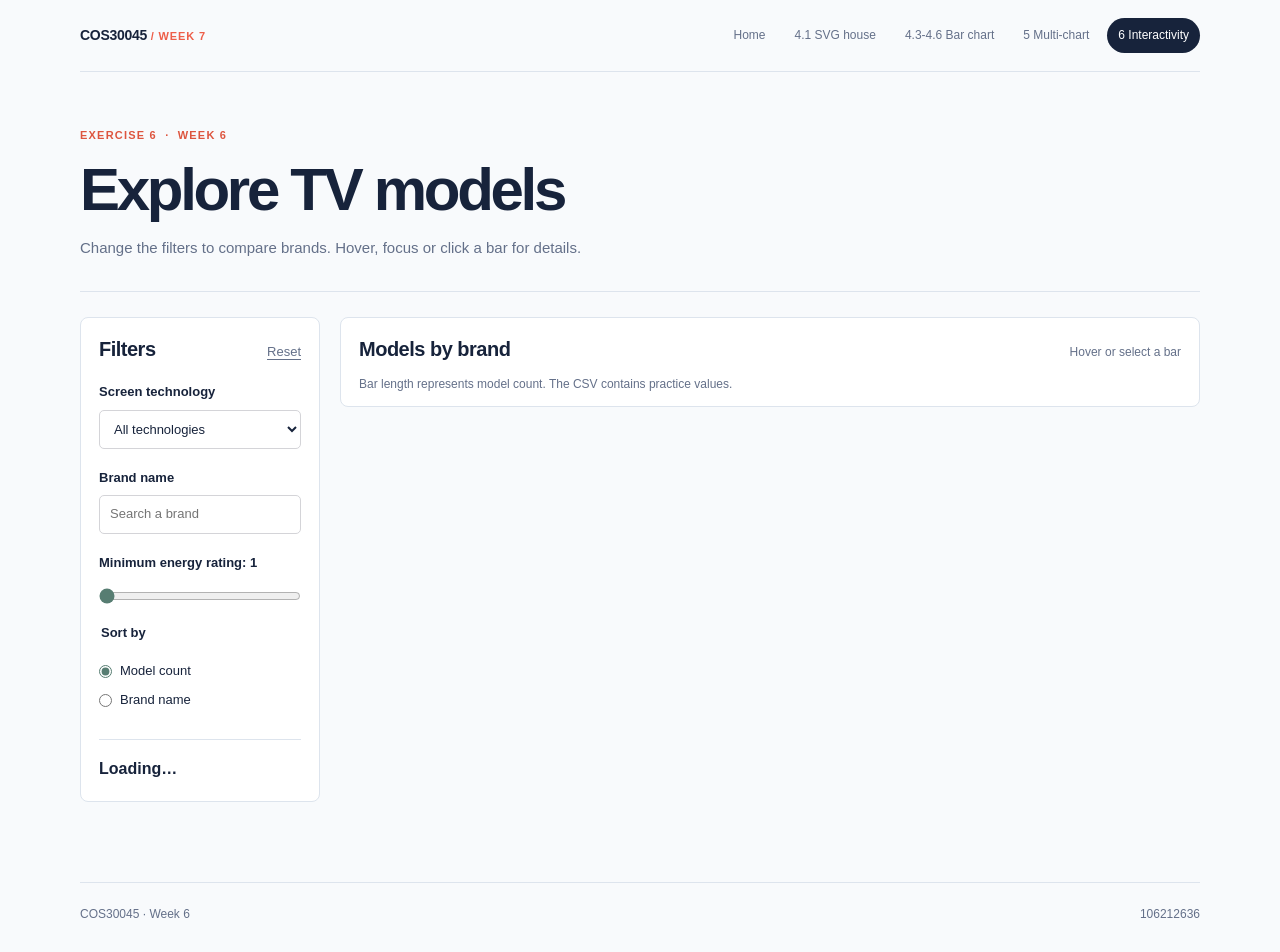
<file: explorer/index.html>
<!doctype html>
<html lang="en">
<head>
  <meta charset="utf-8">
  <meta name="viewport" content="width=device-width, initial-scale=1">
  <title>Explore TV models — Exercise 6</title>
  <link rel="stylesheet" href="css/style.css">
  <link rel="stylesheet" href="../site.css">
</head>
<body>
  <header class="site-header">
    <a class="site-name" href="../index.html">COS30045 <span> / WEEK 7</span></a>
    <nav aria-label="Exercises"><a href="../index.html">Home</a><a href="../house/">4.1 SVG house</a><a href="../brands/">4.3-4.6 Bar chart</a><a href="../charts/">5 Multi-chart</a><a href="../explorer/" aria-current="page">6 Interactivity</a></nav>
  </header>

  <main id="top">
    <div class="page-heading">
      <p class="course-label">Exercise 6 <span>·</span> Week 6</p>
      <h1>Explore TV models</h1>
      <p>Change the filters to compare brands. Hover, focus or click a bar for details.</p>
    </div>

    <div class="dashboard">
      <aside id="filters" class="controls" aria-labelledby="filter-title">
        <div class="control-heading"><h2 id="filter-title">Filters</h2><button id="reset-button" type="button">Reset</button></div>

        <label for="technology-filter">Screen technology</label>
        <select id="technology-filter"><option value="All">All technologies</option></select>

        <label for="brand-search">Brand name</label>
        <input id="brand-search" type="search" placeholder="Search a brand" autocomplete="off">

        <label for="rating-filter">Minimum energy rating: <output id="rating-output">1</output></label>
        <input id="rating-filter" type="range" min="1" max="6" step="1" value="1">

        <fieldset>
          <legend>Sort by</legend>
          <label class="radio-row"><input type="radio" name="sort" value="count" checked> Model count</label>
          <label class="radio-row"><input type="radio" name="sort" value="brand"> Brand name</label>
        </fieldset>

        <div class="summary" aria-live="polite">
          <strong id="result-count">Loading…</strong>
          <span id="model-total"></span>
        </div>
      </aside>

      <section id="chart" class="visualisation" aria-labelledby="chart-title">
        <div class="chart-heading"><h2 id="chart-title">Models by brand</h2><span>Hover or select a bar</span></div>
        <div id="interactive-chart" class="responsive-svg-container"></div>
        <p id="empty-message" class="empty-message" hidden>No brands match these filters.</p>
        <p class="caption">Bar length represents model count. The CSV contains practice values.</p>
      </section>
    </div>
  </main>

  <div id="tooltip" class="tooltip" role="status" aria-live="polite"></div>
  <footer><span>COS30045 · Week 6</span><span>106212636</span></footer>
  <script src="https://d3js.org/d3.v7.min.js"></script>
  <script src="js/main.js"></script>
</body>
</html>
</file>
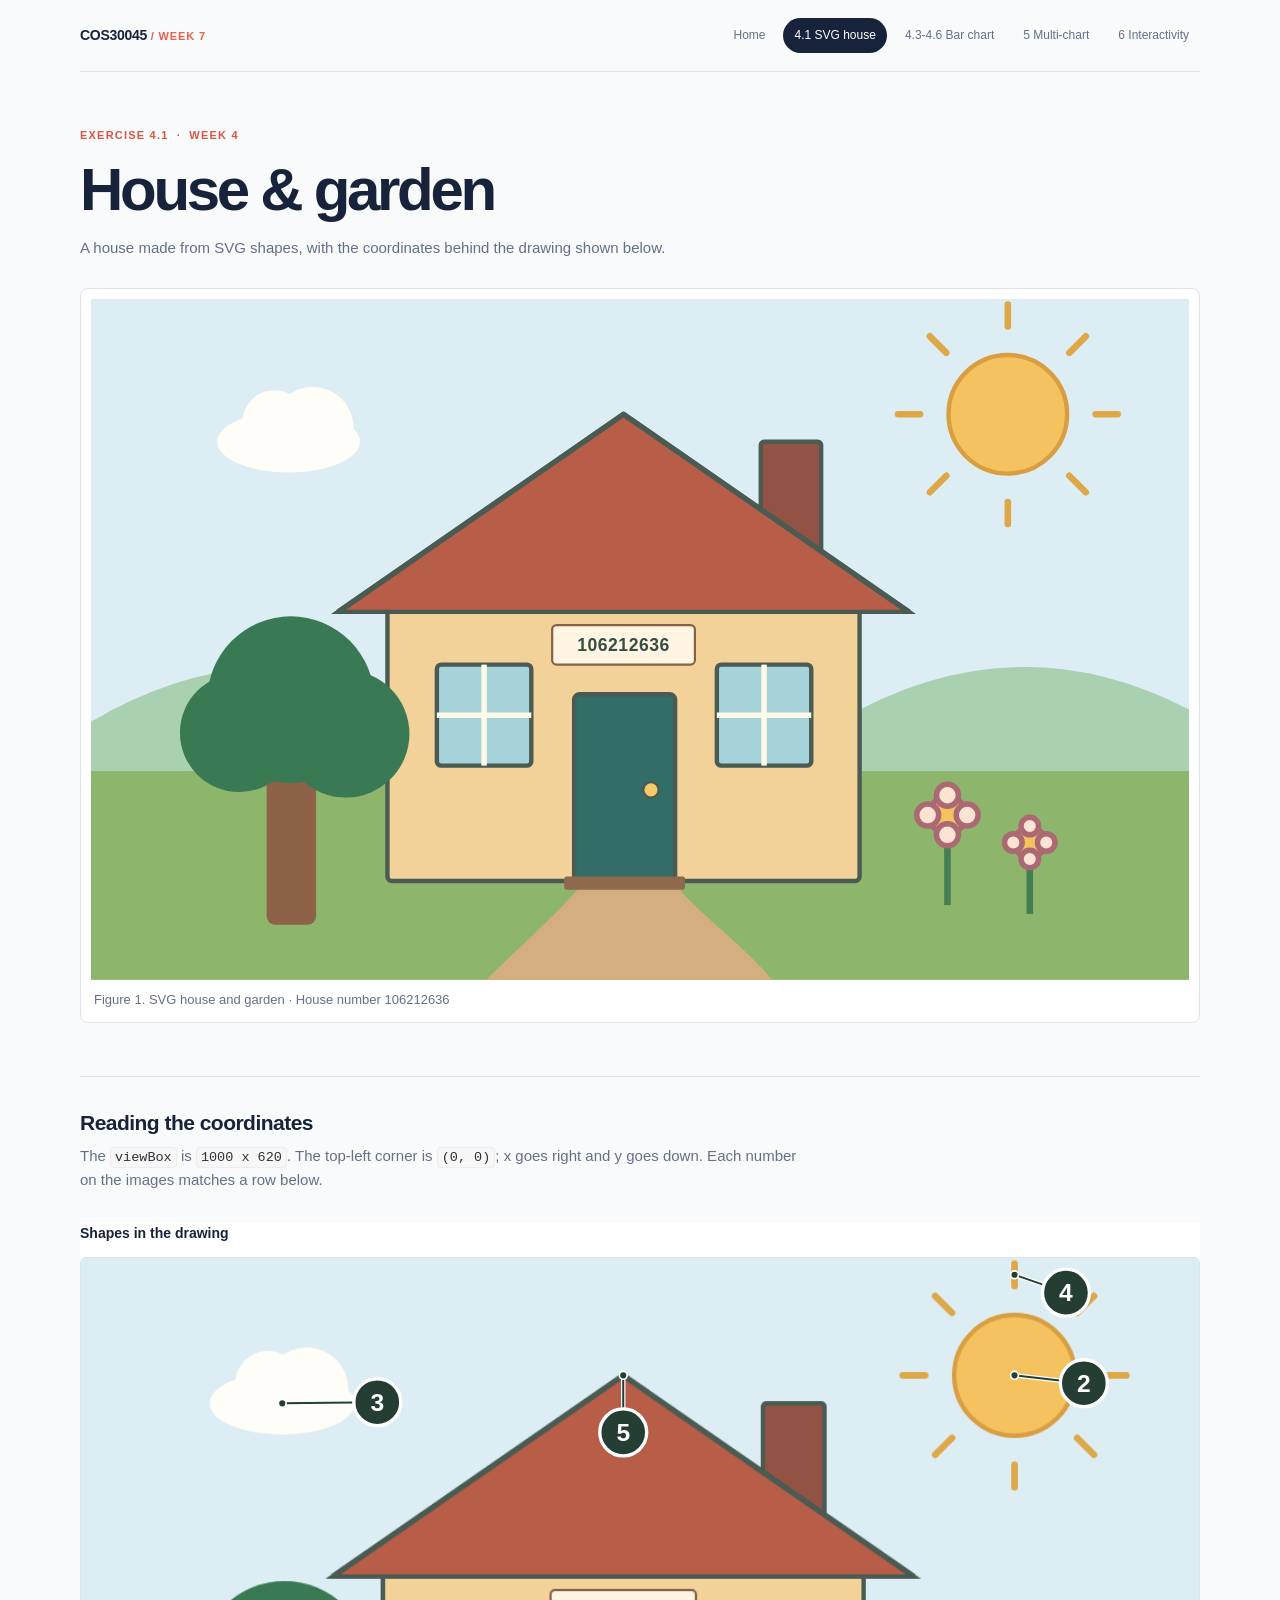
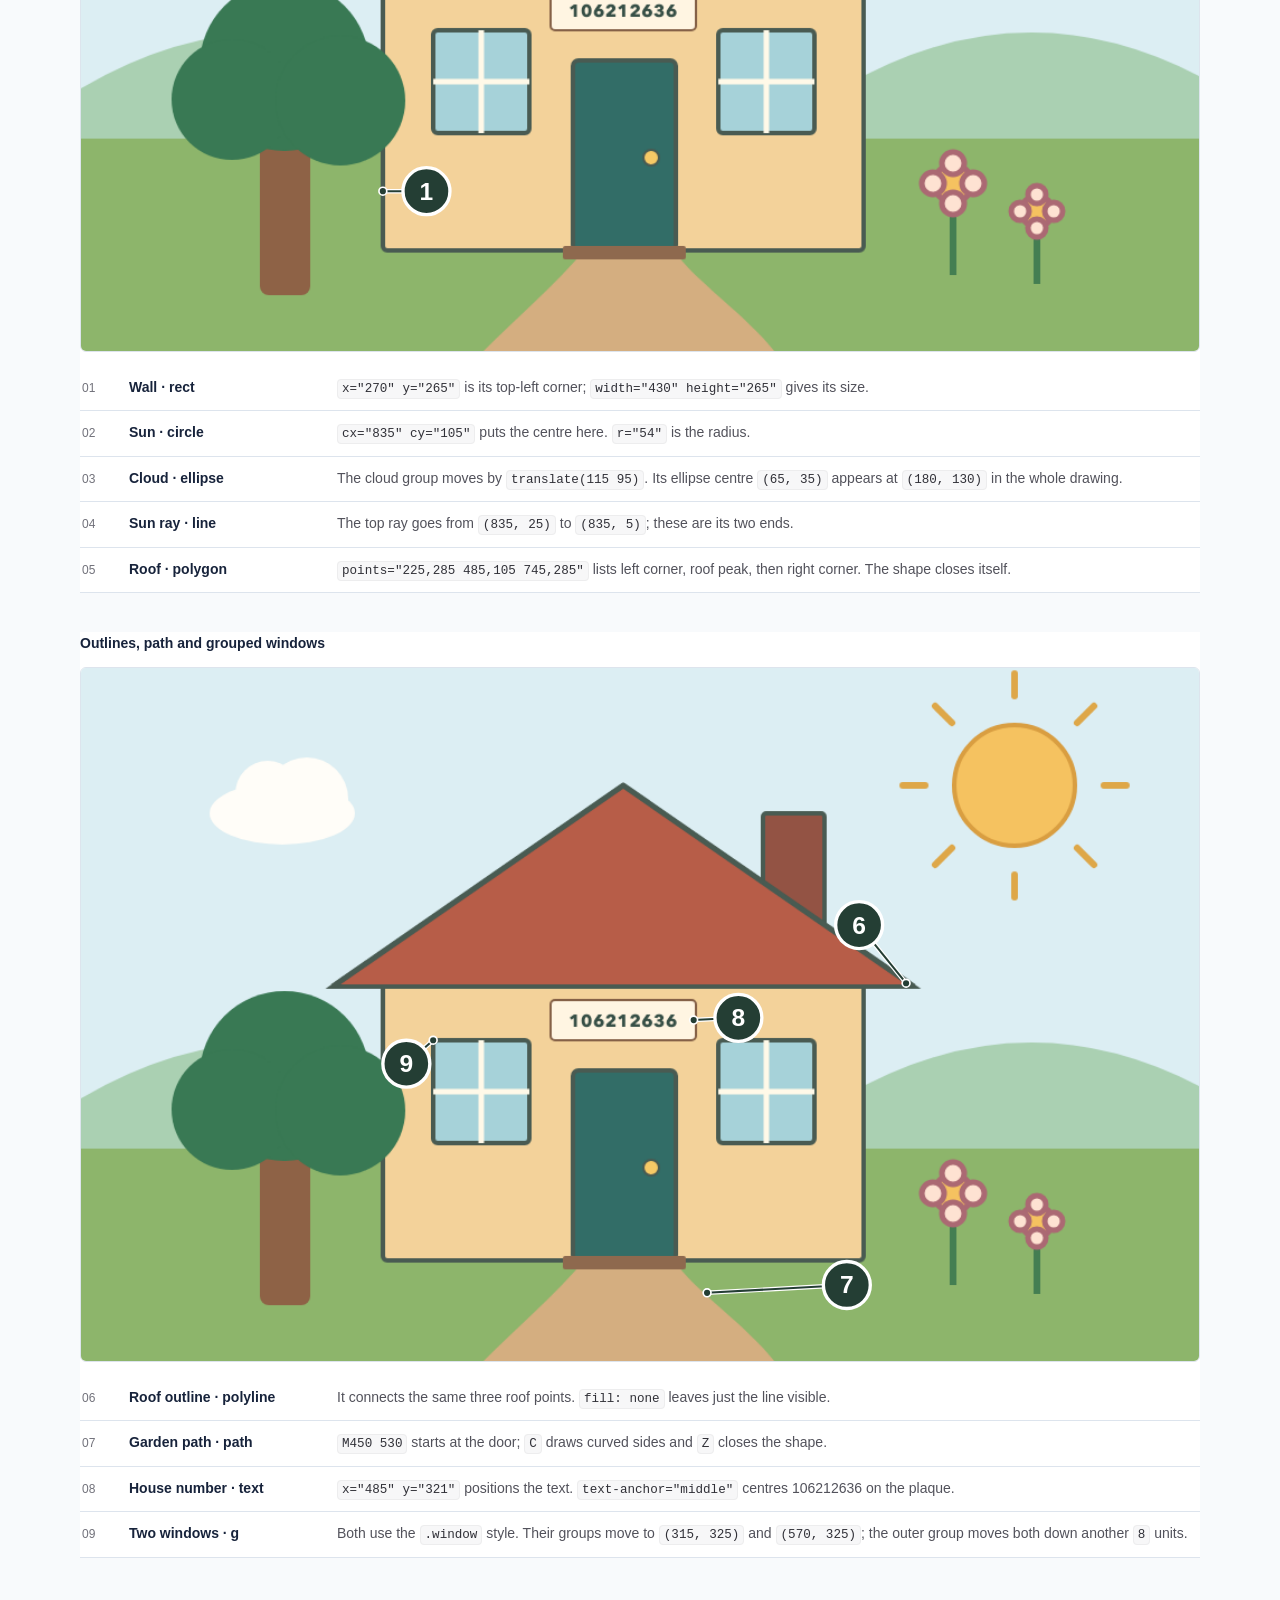
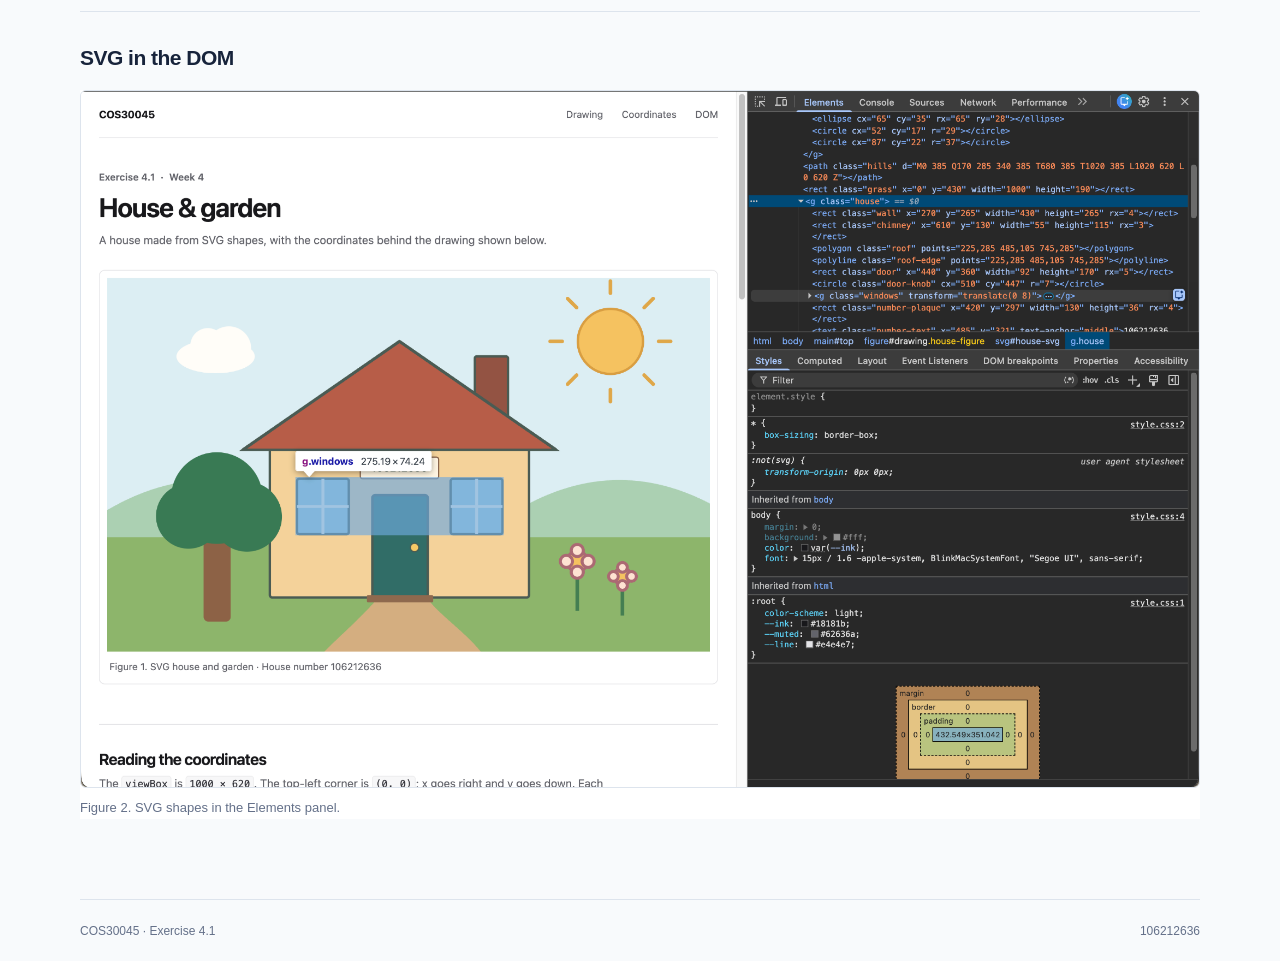
<file: house/index.html>
<!doctype html>
<html lang="en">
<head>
  <meta charset="utf-8">
  <meta name="viewport" content="width=device-width, initial-scale=1">
  <title>SVG House — Exercise 4.1</title>
  <link rel="stylesheet" href="css/style.css">
  <link rel="stylesheet" href="../site.css">
</head>
<body>
  <header class="site-header">
    <a class="site-name" href="../index.html">COS30045 <span> / WEEK 7</span></a>
    <nav aria-label="Exercises">
<a href="../index.html">Home</a><a href="../house/" aria-current="page">4.1 SVG house</a><a href="../brands/">4.3-4.6 Bar chart</a><a href="../charts/">5 Multi-chart</a><a href="../explorer/">6 Interactivity</a>
    </nav>
  </header>

  <main id="top">
    <div class="page-heading">
      <p class="course-label">Exercise 4.1 <span>·</span> Week 4</p>
      <h1>House &amp; garden</h1>
      <p class="intro">A house made from SVG shapes, with the coordinates behind the drawing shown below.</p>
    </div>

    <figure id="drawing" class="house-figure">
      <svg id="house-svg" viewBox="0 0 1000 620" role="img" aria-labelledby="house-title house-desc">
        <title id="house-title">House number 106212636 in a garden</title>
        <desc id="house-desc">A terracotta roof house with student ID 106212636, sun, clouds, tree, flowers and path.</desc>

        <rect class="sky" x="0" y="0" width="1000" height="620"/>
        <circle class="sun" cx="835" cy="105" r="54"/>
        <g class="sun-rays">
          <line x1="835" y1="25" x2="835" y2="5"/>
          <line x1="835" y1="185" x2="835" y2="205"/>
          <line x1="755" y1="105" x2="735" y2="105"/>
          <line x1="915" y1="105" x2="935" y2="105"/>
          <line x1="779" y1="49" x2="764" y2="34"/>
          <line x1="891" y1="161" x2="906" y2="176"/>
          <line x1="891" y1="49" x2="906" y2="34"/>
          <line x1="779" y1="161" x2="764" y2="176"/>
        </g>

        <g class="cloud" transform="translate(115 95)">
          <ellipse cx="65" cy="35" rx="65" ry="28"/>
          <circle cx="52" cy="17" r="29"/>
          <circle cx="87" cy="22" r="37"/>
        </g>

        <path class="hills" d="M0 385 Q170 285 340 385 T680 385 T1020 385 L1020 620 L0 620 Z"/>
        <rect class="grass" x="0" y="430" width="1000" height="190"/>

        <g class="house">
          <rect class="wall" x="270" y="265" width="430" height="265" rx="4"/>
          <rect class="chimney" x="610" y="130" width="55" height="115" rx="3"/>
          <polygon class="roof" points="225,285 485,105 745,285"/>
          <polyline class="roof-edge" points="225,285 485,105 745,285"/>

          <rect class="door" x="440" y="360" width="92" height="170" rx="5"/>
          <circle class="door-knob" cx="510" cy="447" r="7"/>

          <g class="windows" transform="translate(0 8)">
            <g class="window" transform="translate(315 325)">
              <rect x="0" y="0" width="86" height="92" rx="4"/>
              <line x1="43" y1="0" x2="43" y2="92"/>
              <line x1="0" y1="46" x2="86" y2="46"/>
            </g>
            <g class="window" transform="translate(570 325)">
              <rect x="0" y="0" width="86" height="92" rx="4"/>
              <line x1="43" y1="0" x2="43" y2="92"/>
              <line x1="0" y1="46" x2="86" y2="46"/>
            </g>
          </g>
          <rect class="number-plaque" x="420" y="297" width="130" height="36" rx="4"/>
          <text class="number-text" x="485" y="321" text-anchor="middle">106212636</text>
        </g>

        <path class="garden-path" d="M450 530 C425 560 390 590 360 620 L620 620 C595 588 550 558 530 530 Z"/>
        <rect class="door-step" x="431" y="526" width="110" height="12" rx="2"/>

        <g class="tree" transform="translate(90 270)">
          <rect class="trunk" x="70" y="120" width="45" height="180" rx="8"/>
          <circle cx="92" cy="95" r="76"/>
          <circle cx="45" cy="125" r="54"/>
          <circle cx="142" cy="126" r="58"/>
        </g>

        <g class="flowers">
          <g transform="translate(780 470)">
            <line x1="0" y1="10" x2="0" y2="82"/>
            <circle cx="0" cy="0" r="17"/>
            <circle cx="-18" cy="0" r="10"/>
            <circle cx="18" cy="0" r="10"/>
            <circle cx="0" cy="-18" r="10"/>
            <circle cx="0" cy="18" r="10"/>
          </g>
          <g transform="translate(855 495)">
            <line x1="0" y1="10" x2="0" y2="65"/>
            <circle cx="0" cy="0" r="14"/>
            <circle cx="-15" cy="0" r="8"/>
            <circle cx="15" cy="0" r="8"/>
            <circle cx="0" cy="-15" r="8"/>
            <circle cx="0" cy="15" r="8"/>
          </g>
        </g>
      </svg>
      <figcaption>Figure 1. SVG house and garden · House number 106212636</figcaption>
    </figure>

    <section id="coordinates" class="section">
      <h2>Reading the coordinates</h2>
      <p>The <code>viewBox</code> is <code>1000 x 620</code>. The top-left corner is <code>(0, 0)</code>; x goes right and y goes down. Each number on the images matches a row below.</p>
      <figure class="annotation">
        <figcaption>Shapes in the drawing</figcaption>
        <a href="images/shape-coordinates-1.svg" target="_blank" rel="noopener"><img src="images/shape-coordinates-1.svg" alt="House screenshot with markers 1 through 5 pointing to wall, sun, cloud, sun ray and roof"></a>
        <ol class="annotation-list">
          <li><strong>Wall · rect</strong><span><code>x="270" y="265"</code> is its top-left corner; <code>width="430" height="265"</code> gives its size.</span></li>
          <li><strong>Sun · circle</strong><span><code>cx="835" cy="105"</code> puts the centre here. <code>r="54"</code> is the radius.</span></li>
          <li><strong>Cloud · ellipse</strong><span>The cloud group moves by <code>translate(115 95)</code>. Its ellipse centre <code>(65, 35)</code> appears at <code>(180, 130)</code> in the whole drawing.</span></li>
          <li><strong>Sun ray · line</strong><span>The top ray goes from <code>(835, 25)</code> to <code>(835, 5)</code>; these are its two ends.</span></li>
          <li><strong>Roof · polygon</strong><span><code>points="225,285 485,105 745,285"</code> lists left corner, roof peak, then right corner. The shape closes itself.</span></li>
        </ol>
      </figure>
      <figure class="annotation">
        <figcaption>Outlines, path and grouped windows</figcaption>
        <a href="images/shape-coordinates-2.svg" target="_blank" rel="noopener"><img src="images/shape-coordinates-2.svg" alt="House screenshot with markers 6 through 9 pointing to roof outline, path, number plaque and windows"></a>
        <ol class="annotation-list" start="6">
          <li><strong>Roof outline · polyline</strong><span>It connects the same three roof points. <code>fill: none</code> leaves just the line visible.</span></li>
          <li><strong>Garden path · path</strong><span><code>M450 530</code> starts at the door; <code>C</code> draws curved sides and <code>Z</code> closes the shape.</span></li>
          <li><strong>House number · text</strong><span><code>x="485" y="321"</code> positions the text. <code>text-anchor="middle"</code> centres 106212636 on the plaque.</span></li>
          <li><strong>Two windows · g</strong><span>Both use the <code>.window</code> style. Their groups move to <code>(315, 325)</code> and <code>(570, 325)</code>; the outer group moves both down another <code>8</code> units.</span></li>
        </ol>
      </figure>
    </section>

    <section id="dom" class="section">
      <h2>SVG in the DOM</h2>
      <figure class="dom-figure">
        <a href="images/devtools-dom.png" target="_blank" rel="noopener">
          <img class="dom-image" src="images/devtools-dom.png" alt="House SVG on the page alongside its SVG elements in Chrome DevTools">
        </a>
        <figcaption>Figure 2. SVG shapes in the Elements panel.</figcaption>
      </figure>
    </section>
  </main>
  <footer><span>COS30045 · Exercise 4.1</span><span>106212636</span></footer>
</body>
</html>
</file>
<file: site.css>
:root {
    color-scheme: light;
    --ink: #17233b;
    --muted: #647089;
    --line: #dde4ed;
    --accent: #ed5e49;
}

* {
    box-sizing: border-box;
}

html {
    scroll-behavior: smooth;
}

body {
    background: #f8fafc;
    color: var(--ink);
}

body {
    margin: 0;
    font: 15px/1.6 -apple-system, BlinkMacSystemFont, "Segoe UI", sans-serif;
}

.site-header {
    display: flex;
    align-items: center;
    justify-content: space-between;
    margin: auto;
    border-bottom: 1px solid var(--line);
}

.site-name {
    color: var(--ink);
    font-weight: 750;
    text-decoration: none;
}

main {
    margin: auto;
    padding-bottom: 80px;
}

footer {
    display: flex;
    justify-content: space-between;
    gap: 20px;
    margin: auto;
    padding: 22px 0 28px;
    border-top: 1px solid var(--line);
    font-size: 12px;
}

.site-header nav {
    display: flex;
}

.site-header,
main,
footer {
    width: min(100% - 48px, 1120px);
    max-width: 1120px;
}

.site-header {
    height: auto;
    min-height: 72px;
    gap: 16px;
}

.site-name {
    white-space: nowrap;
    font-size: 14px;
    letter-spacing: -.02em;
}

.site-name span {
    color: var(--accent);
    font-size: 11px;
    letter-spacing: .08em;
}

.site-header nav {
    flex-wrap: wrap;
    justify-content: flex-end;
    gap: 7px;
}

.site-header nav a {
    display: inline-block;
    padding: 8px 11px;
    border-radius: 999px;
    color: var(--muted);
    font-size: 12px;
    text-decoration: none;
    white-space: nowrap;
}

.site-header nav a:hover,
.site-header nav a:focus-visible,
.site-header nav a[aria-current="page"] {
    background: #17233b;
    color: #fff;
    text-decoration: none;
}

main {
    padding-top: 55px;
}

h1 {
    font-size: clamp(35px, 5vw, 60px);
    letter-spacing: -.055em;
}

h2 {
    color: var(--ink);
}

.course-label {
    color: #dd553f;
    letter-spacing: .11em;
    text-transform: uppercase;
    font-size: 11px;
}

.chart-surface,
.controls,
.visualisation,
.house-figure,
.annotation,
.dom-figure {
    background: #fff;
}

.line-mark {
    stroke: #f05a55;
}

.point-mark {
    stroke: #f05a55;
}

.landing {
    padding-top: clamp(42px, 6vw, 70px);
}

.landing h1 {
    max-width: 850px;
    margin: 10px 0 0;
    font-size: clamp(38px, 5vw, 58px);
    line-height: 1.1;
}

.period {
    color: var(--accent);
}

.lede {
    max-width: 650px;
    margin: 16px 0 38px;
    color: var(--muted);
    font-size: 16px;
    line-height: 1.6;
}

.landing-grid {
    display: grid;
    grid-template-columns: repeat(2, minmax(0, 1fr));
    gap: 17px;
}

.feature-card {
    display: flex;
    flex-direction: column;
    min-height: 0;
    overflow: hidden;
    padding: 22px 24px;
    border: 1px solid var(--line);
    border-radius: 10px;
    background: #fff;
    text-decoration: none;
    transition: border-color .2s;
}

.feature-card:hover,
.feature-card:focus-visible {
    border-color: #9caec5;
}

.card-index {
    font-size: 11px;
    font-weight: 700;
    letter-spacing: .13em;
    color: #c14b39;
}

/* Ẩn toàn bộ hình minh họa trong card */
.card-art,
.mini-bars,
.mini-explorer {
    display: none !important;
}

.feature-card strong {
    margin-top: 10px;
    font-size: 22px;
    letter-spacing: -.03em;
}

.feature-card>span:not(.card-index):not(.card-action) {
    margin-top: 6px;
    color: var(--muted);
    font-size: 14px;
}

.card-action {
    margin-top: auto;
    padding-top: 17px;
    color: #c14b39;
    font-size: 13px;
    font-weight: 700;
}

.data-disclaimer {
    margin-top: 27px;
    color: var(--muted);
    font-size: 13px;
}

footer {
    color: var(--muted);
}

@media (max-width: 760px) {
    .site-header {
        align-items: flex-start;
        flex-direction: column;
        padding: 15px 0;
    }

    .site-header nav {
        justify-content: flex-start;
        gap: 3px;
    }

    .site-header nav a {
        padding: 6px 9px;
    }

    .landing-grid {
        grid-template-columns: 1fr;
    }

    .feature-card {
        min-height: 0;
    }
}

@media (max-width: 600px) {

    .site-header,
    main,
    footer {
        width: min(100% - 32px, 1120px);
    }

    main {
        padding-top: 32px;
    }
}
</file>
<file: brands/css/style.css>
:root {
  color-scheme: light;
  --ink: #18181b;
  --muted: #62636a;
  --line: #e4e4e7;
}

* {
  box-sizing: border-box;
}

html {
  scroll-behavior: smooth;
}

body {
  margin: 0;
  background: #fff;
  color: var(--ink);
  font: 15px/1.6 -apple-system, BlinkMacSystemFont, "Segoe UI", sans-serif;
}

a {
  color: inherit;
}

.site-header {
  display: flex;
  align-items: center;
  justify-content: space-between;
  width: min(100% - 48px, 930px);
  height: 62px;
  margin: auto;
  border-bottom: 1px solid var(--line);
}

.site-name {
  font-size: 14px;
  font-weight: 700;
  text-decoration: none;
}

nav {
  display: flex;
  gap: 25px;
}

nav a {
  color: var(--muted);
  font-size: 13px;
  text-decoration: none;
}

nav a:hover,
nav a:focus-visible {
  color: var(--ink);
  text-decoration: underline;
  text-underline-offset: 5px;
}

main {
  width: min(100% - 48px, 930px);
  margin: auto;
  padding: 42px 0 80px;
}

.page-heading {
  margin-bottom: 31px;
}

.course-label {
  margin: 0 0 8px;
  color: var(--muted);
  font-size: 13px;
  font-weight: 600;
}

.course-label span {
  margin: 0 4px;
}

h1 {
  margin: 0;
  font-size: clamp(29px, 4vw, 36px);
  line-height: 1.22;
  letter-spacing: -.035em;
  font-weight: 650;
}

.page-heading>p:last-child,
.section-heading p,
.data-section p {
  color: var(--muted);
}

.page-heading>p:last-child {
  margin: 10px 0 0;
}

.section {
  scroll-margin-top: 20px;
}

.section-heading {
  display: flex;
  align-items: end;
  justify-content: space-between;
  gap: 14px;
  margin-bottom: 16px;
}

h2 {
  margin: 0;
  font-size: 21px;
  line-height: 1.35;
  letter-spacing: -.025em;
  font-weight: 650;
}

.section-heading p {
  margin: 3px 0 0;
  font-size: 14px;
}

#load-status {
  color: var(--muted);
  font-size: 12px;
  white-space: nowrap;
}

.chart-surface {
  padding: 20px;
  border: 1px solid var(--line);
  border-radius: 8px;
}

.responsive-svg-container {
  width: min(100%, 720px);
  margin: auto;
}

.responsive-svg-container svg {
  display: block;
  width: 100%;
  height: auto;
}

.bar-row text {
  fill: var(--ink);
  font: 13px -apple-system, BlinkMacSystemFont, "Segoe UI", sans-serif;
}

.bar-row .value-label {
  font-weight: 650;
}

.caption {
  margin: 10px 0 0;
  color: var(--muted);
  font-size: 13px;
}

.data-section {
  margin-top: 51px;
  padding-top: 31px;
  border-top: 1px solid var(--line);
}

.data-section p {
  max-width: 720px;
  margin: 8px 0 0;
}

code {
  padding: 2px 4px;
  border: 1px solid #ededee;
  border-radius: 4px;
  background: #f7f7f8;
  color: #303037;
  font-size: .9em;
}

.error {
  padding: 12px;
  color: #9f3d35;
  font-size: 13px;
}

footer {
  display: flex;
  justify-content: space-between;
  gap: 20px;
  max-width: 930px;
  margin: auto;
  padding: 22px 0 28px;
  border-top: 1px solid var(--line);
  color: var(--muted);
  font-size: 12px;
}

@media (max-width: 600px) {

  .site-header,
  main,
  footer {
    width: min(100% - 32px, 930px);
  }

  .site-header {
    height: 56px;
  }

  main {
    padding: 28px 0 50px;
  }

  .section-heading {
    align-items: start;
    flex-direction: column;
    gap: 5px;
  }

  .chart-surface {
    overflow-x: auto;
    padding: 8px;
  }

  .responsive-svg-container {
    width: 600px;
    max-width: none;
  }

  .data-section {
    margin-top: 35px;
    padding-top: 25px;
  }
}
</file>
<file: charts/css/style.css>
:root {
  color-scheme: light;
  --ink: #18181b;
  --muted: #62636a;
  --line: #e4e4e7;
}

* {
  box-sizing: border-box;
}

html {
  scroll-behavior: smooth;
}

body {
  margin: 0;
  background: #fff;
  color: var(--ink);
  font: 15px/1.6 -apple-system, BlinkMacSystemFont, "Segoe UI", sans-serif;
}

a {
  color: inherit;
}

.site-header {
  display: flex;
  align-items: center;
  justify-content: space-between;
  width: min(100% - 48px, 930px);
  height: 62px;
  margin: auto;
  border-bottom: 1px solid var(--line);
}

.site-name {
  font-size: 14px;
  font-weight: 700;
  text-decoration: none;
}

nav {
  display: flex;
  gap: 25px;
}

nav a {
  color: var(--muted);
  font-size: 13px;
  text-decoration: none;
}

nav a:hover,
nav a:focus-visible {
  color: var(--ink);
  text-decoration: underline;
  text-underline-offset: 5px;
}

main {
  width: min(100% - 48px, 930px);
  margin: auto;
  padding: 42px 0 80px;
}

.page-heading {
  margin-bottom: 31px;
}

.course-label {
  margin: 0 0 8px;
  color: var(--muted);
  font-size: 13px;
  font-weight: 600;
}

.course-label span {
  margin: 0 4px;
}

h1 {
  margin: 0;
  font-size: clamp(29px, 4vw, 36px);
  line-height: 1.22;
  letter-spacing: -.035em;
  font-weight: 650;
}

.page-heading>p:last-child {
  margin: 10px 0 0;
  color: var(--muted);
}

.chart-section {
  padding: 32px 0 47px;
  border-top: 1px solid var(--line);
  scroll-margin-top: 20px;
}

.section-heading {
  display: flex;
  align-items: baseline;
  justify-content: space-between;
  gap: 14px;
  margin-bottom: 18px;
}

h2 {
  margin: 0;
  font-size: 21px;
  line-height: 1.35;
  letter-spacing: -.025em;
  font-weight: 650;
}

.section-heading p {
  margin: 4px 0 0;
  color: var(--muted);
  font-size: 14px;
}

.section-heading>span {
  color: var(--muted);
  font-size: 12px;
  white-space: nowrap;
}

.chart-surface {
  display: grid;
  place-items: center;
  min-height: 300px;
  padding: 14px 20px;
  border: 1px solid var(--line);
  border-radius: 8px;
}

.responsive-svg-container {
  width: min(100%, 820px);
  min-width: 0;
}

.responsive-svg-container svg {
  display: block;
  width: 100%;
  height: auto;
}

.donut-surface .responsive-svg-container {
  width: min(100%, 550px);
}

.axis text {
  fill: var(--muted);
  font: 12px -apple-system, BlinkMacSystemFont, "Segoe UI", sans-serif;
}

.axis path,
.axis line {
  stroke: #a1a1aa;
}

.grid line {
  stroke: #ededee;
}

.grid path {
  display: none;
}

.axis-label {
  fill: var(--muted);
  font-size: 13px;
}

.value-label {
  fill: var(--ink);
  font-size: 12px;
  font-weight: 700;
}

.line-mark {
  fill: none;
  stroke: #d6535b;
  stroke-width: 3;
  stroke-linejoin: round;
}

.point-mark {
  fill: #fff;
  stroke: #d6535b;
  stroke-width: 2.5;
}

.donut-label {
  fill: #fff;
  font-size: 13px;
  font-weight: 700;
  text-anchor: middle;
}

.donut-centre-number {
  fill: var(--ink);
  font-size: 35px;
  font-weight: 700;
  text-anchor: middle;
}

.donut-centre-caption {
  fill: var(--muted);
  font-size: 12px;
  text-anchor: middle;
}

.legend-text {
  fill: var(--muted);
  font-size: 12px;
}

.caption,
.data-note {
  color: var(--muted);
  font-size: 13px;
}

.caption {
  margin: 9px 0 0;
}

.data-note {
  margin: 0;
  padding: 20px 0 0;
  border-top: 1px solid var(--line);
}

footer {
  display: flex;
  justify-content: space-between;
  gap: 20px;
  max-width: 930px;
  margin: auto;
  padding: 22px 0 28px;
  border-top: 1px solid var(--line);
  color: var(--muted);
  font-size: 12px;
}

@media (max-width: 600px) {

  .site-header,
  main,
  footer {
    width: min(100% - 32px, 930px);
  }

  .site-header {
    height: 56px;
  }

  nav {
    gap: 15px;
  }

  main {
    padding: 28px 0 50px;
  }

  .chart-section {
    padding: 25px 0 35px;
  }

  .section-heading {
    align-items: start;
    flex-direction: column-reverse;
    gap: 7px;
  }

  .chart-surface {
    justify-content: start;
    overflow-x: auto;
    min-height: 0;
    padding: 8px;
  }

  .responsive-svg-container:not(#donut-chart) {
    width: 680px;
    max-width: none;
  }

  .donut-surface {
    justify-content: center;
  }
}
</file>
<file: exercise-4-1/css/style.css>
:root {
  color-scheme: light;
  --ink: #18181b;
  --muted: #62636a;
  --line: #e4e4e7;
}

* {
  box-sizing: border-box;
}

html {
  scroll-behavior: smooth;
}

body {
  margin: 0;
  background: #fff;
  color: var(--ink);
  font: 15px/1.6 -apple-system, BlinkMacSystemFont, "Segoe UI", sans-serif;
}

a {
  color: inherit;
}

.site-header {
  display: flex;
  align-items: center;
  justify-content: space-between;
  gap: 24px;
  width: min(100% - 48px, 930px);
  height: 62px;
  margin: auto;
  border-bottom: 1px solid var(--line);
}

.site-name {
  font-size: 14px;
  font-weight: 700;
  letter-spacing: -.02em;
  text-decoration: none;
}

.site-header nav {
  display: flex;
  align-items: center;
  gap: 25px;
}

.site-header nav a {
  color: var(--muted);
  font-size: 13px;
  text-decoration: none;
}

.site-header nav a:hover,
.site-header nav a:focus-visible {
  color: var(--ink);
  text-decoration: underline;
  text-underline-offset: 5px;
}

main {
  width: min(100% - 48px, 930px);
  margin: auto;
  padding: 42px 0 80px;
}

.page-heading {
  margin-bottom: 28px;
}

.course-label {
  margin: 0 0 8px;
  color: var(--muted);
  font-size: 13px;
  font-weight: 600;
}

.course-label span {
  margin: 0 4px;
}

h1 {
  margin: 0;
  font-size: clamp(29px, 4vw, 36px);
  line-height: 1.22;
  letter-spacing: -.035em;
  font-weight: 650;
}

.intro {
  margin: 10px 0 0;
  color: var(--muted);
}

figure {
  margin: 0;
}

.house-figure {
  padding: 10px;
  border: 1px solid var(--line);
  border-radius: 8px;
}

#house-svg {
  display: block;
  width: 100%;
  height: auto;
}

figcaption {
  color: var(--muted);
  font-size: 13px;
}

.house-figure figcaption {
  padding: 10px 3px 2px;
}

.section {
  margin-top: 53px;
  padding-top: 32px;
  border-top: 1px solid var(--line);
  scroll-margin-top: 20px;
}

h2 {
  margin: 0 0 6px;
  font-size: 21px;
  line-height: 1.35;
  letter-spacing: -.025em;
  font-weight: 650;
}

.section>p {
  max-width: 730px;
  margin: 0 0 30px;
  color: var(--muted);
}

code {
  padding: 2px 4px;
  border: 1px solid #ededee;
  border-radius: 4px;
  background: #f7f7f8;
  color: #303037;
  font-size: .9em;
}

.annotation+.annotation {
  margin-top: 39px;
}

.annotation figcaption {
  padding: 0 0 12px;
  color: var(--ink);
  font-size: 14px;
  font-weight: 650;
}

.annotation a {
  display: block;
}

.annotation img {
  display: block;
  width: 100%;
  border: 1px solid var(--line);
  border-radius: 6px;
}

.annotation-list {
  margin: 14px 0 0;
  padding: 0;
  list-style: none;
  counter-reset: shape 0;
}

.annotation-list[start="6"] {
  counter-reset: shape 5;
}

.annotation-list li {
  display: grid;
  grid-template-columns: 35px 196px minmax(0, 1fr);
  align-items: baseline;
  gap: 12px;
  padding: 11px 2px;
  border-bottom: 1px solid var(--line);
  font-size: 14px;
  line-height: 1.55;
  counter-increment: shape;
}

.annotation-list li::before {
  content: "0" counter(shape);
  color: #71717a;
  font-size: 12px;
  font-variant-numeric: tabular-nums;
}

.annotation-list strong {
  font-weight: 600;
}

.annotation-list span {
  color: #52525b;
}

.dom-figure {
  margin-top: 18px;
}

.dom-image {
  display: block;
  width: 100%;
  border: 1px solid var(--line);
  border-radius: 6px;
}

.dom-figure figcaption {
  padding-top: 10px;
}

footer {
  display: flex;
  justify-content: space-between;
  gap: 20px;
  max-width: 930px;
  margin: 0 auto;
  padding: 22px 0 28px;
  border-top: 1px solid var(--line);
  color: var(--muted);
  font-size: 12px;
}

.sky {
  fill: #dceef3;
}

.sun {
  fill: #f5c260;
  stroke: #d99e41;
  stroke-width: 4;
}

.sun-rays {
  stroke: #dea748;
  stroke-width: 6;
  stroke-linecap: round;
}

.cloud {
  fill: #fffdf8;
}

.hills {
  fill: #aad0b2;
}

.grass {
  fill: #8db56b;
}

.wall {
  fill: #f3d29a;
  stroke: #495b52;
  stroke-width: 4;
}

.roof {
  fill: #b75d48;
  stroke: #495b52;
  stroke-width: 4;
}

.roof-edge {
  fill: none;
  stroke: #495b52;
  stroke-width: 5;
  stroke-linejoin: round;
}

.chimney {
  fill: #935344;
  stroke: #495b52;
  stroke-width: 4;
}

.door {
  fill: #326d67;
  stroke: #495b52;
  stroke-width: 4;
}

.door-knob {
  fill: #f6c966;
  stroke: #495b52;
  stroke-width: 2;
}

.window rect {
  fill: #a6d2d9;
  stroke: #495b52;
  stroke-width: 4;
}

.window line {
  stroke: #fff9e8;
  stroke-width: 5;
}

.number-plaque {
  fill: #fff5e2;
  stroke: #856147;
  stroke-width: 2;
}

.number-text {
  fill: #364f46;
  font-size: 16px;
  font-weight: 700;
  letter-spacing: .5px;
}

.garden-path {
  fill: #d4ae80;
}

.door-step {
  fill: #8e694e;
}

.tree circle {
  fill: #397954;
}

.trunk {
  fill: #8e6246;
}

.flowers line {
  stroke: #447e52;
  stroke-width: 6;
}

.flowers circle {
  fill: #fee2d2;
  stroke: #ab6973;
  stroke-width: 5;
}

.flowers circle:first-of-type {
  fill: #f5c260;
}

@media (max-width: 600px) {

  .site-header,
  main {
    width: min(100% - 32px, 930px);
  }

  .site-header {
    height: 56px;
  }

  .site-header nav {
    gap: 13px;
  }

  .site-header nav a {
    font-size: 12px;
  }

  main {
    padding: 28px 0 50px;
  }

  .house-figure {
    padding: 5px;
  }

  .section {
    margin-top: 35px;
    padding-top: 25px;
  }

  .annotation-list li {
    grid-template-columns: 32px minmax(0, 1fr);
    gap: 2px 8px;
  }

  .annotation-list li span {
    grid-column: 2;
  }

  footer {
    width: min(100% - 32px, 930px);
  }
}
</file>
<file: exercise-4-3-4-6/css/style.css>
:root {
  color-scheme: light;
  --ink: #18181b;
  --muted: #62636a;
  --line: #e4e4e7;
}

* {
  box-sizing: border-box;
}

html {
  scroll-behavior: smooth;
}

body {
  margin: 0;
  background: #fff;
  color: var(--ink);
  font: 15px/1.6 -apple-system, BlinkMacSystemFont, "Segoe UI", sans-serif;
}

a {
  color: inherit;
}

.site-header {
  display: flex;
  align-items: center;
  justify-content: space-between;
  width: min(100% - 48px, 930px);
  height: 62px;
  margin: auto;
  border-bottom: 1px solid var(--line);
}

.site-name {
  font-size: 14px;
  font-weight: 700;
  text-decoration: none;
}

nav {
  display: flex;
  gap: 25px;
}

nav a {
  color: var(--muted);
  font-size: 13px;
  text-decoration: none;
}

nav a:hover,
nav a:focus-visible {
  color: var(--ink);
  text-decoration: underline;
  text-underline-offset: 5px;
}

main {
  width: min(100% - 48px, 930px);
  margin: auto;
  padding: 42px 0 80px;
}

.page-heading {
  margin-bottom: 31px;
}

.course-label {
  margin: 0 0 8px;
  color: var(--muted);
  font-size: 13px;
  font-weight: 600;
}

.course-label span {
  margin: 0 4px;
}

h1 {
  margin: 0;
  font-size: clamp(29px, 4vw, 36px);
  line-height: 1.22;
  letter-spacing: -.035em;
  font-weight: 650;
}

.page-heading>p:last-child,
.section-heading p,
.data-section p {
  color: var(--muted);
}

.page-heading>p:last-child {
  margin: 10px 0 0;
}

.section {
  scroll-margin-top: 20px;
}

.section-heading {
  display: flex;
  align-items: end;
  justify-content: space-between;
  gap: 14px;
  margin-bottom: 16px;
}

h2 {
  margin: 0;
  font-size: 21px;
  line-height: 1.35;
  letter-spacing: -.025em;
  font-weight: 650;
}

.section-heading p {
  margin: 3px 0 0;
  font-size: 14px;
}

#load-status {
  color: var(--muted);
  font-size: 12px;
  white-space: nowrap;
}

.chart-surface {
  padding: 20px;
  border: 1px solid var(--line);
  border-radius: 8px;
}

.responsive-svg-container {
  width: min(100%, 720px);
  margin: auto;
}

.responsive-svg-container svg {
  display: block;
  width: 100%;
  height: auto;
}

.bar-row text {
  fill: var(--ink);
  font: 13px -apple-system, BlinkMacSystemFont, "Segoe UI", sans-serif;
}

.bar-row .value-label {
  font-weight: 650;
}

.caption {
  margin: 10px 0 0;
  color: var(--muted);
  font-size: 13px;
}

.data-section {
  margin-top: 51px;
  padding-top: 31px;
  border-top: 1px solid var(--line);
}

.data-section p {
  max-width: 720px;
  margin: 8px 0 0;
}

code {
  padding: 2px 4px;
  border: 1px solid #ededee;
  border-radius: 4px;
  background: #f7f7f8;
  color: #303037;
  font-size: .9em;
}

.error {
  padding: 12px;
  color: #9f3d35;
  font-size: 13px;
}

footer {
  display: flex;
  justify-content: space-between;
  gap: 20px;
  max-width: 930px;
  margin: auto;
  padding: 22px 0 28px;
  border-top: 1px solid var(--line);
  color: var(--muted);
  font-size: 12px;
}

@media (max-width: 600px) {

  .site-header,
  main,
  footer {
    width: min(100% - 32px, 930px);
  }

  .site-header {
    height: 56px;
  }

  main {
    padding: 28px 0 50px;
  }

  .section-heading {
    align-items: start;
    flex-direction: column;
    gap: 5px;
  }

  .chart-surface {
    overflow-x: auto;
    padding: 8px;
  }

  .responsive-svg-container {
    width: 600px;
    max-width: none;
  }

  .data-section {
    margin-top: 35px;
    padding-top: 25px;
  }
}
</file>
<file: exercise-5/css/style.css>
:root {
  color-scheme: light;
  --ink: #18181b;
  --muted: #62636a;
  --line: #e4e4e7;
}

* {
  box-sizing: border-box;
}

html {
  scroll-behavior: smooth;
}

body {
  margin: 0;
  background: #fff;
  color: var(--ink);
  font: 15px/1.6 -apple-system, BlinkMacSystemFont, "Segoe UI", sans-serif;
}

a {
  color: inherit;
}

.site-header {
  display: flex;
  align-items: center;
  justify-content: space-between;
  width: min(100% - 48px, 930px);
  height: 62px;
  margin: auto;
  border-bottom: 1px solid var(--line);
}

.site-name {
  font-size: 14px;
  font-weight: 700;
  text-decoration: none;
}

nav {
  display: flex;
  gap: 25px;
}

nav a {
  color: var(--muted);
  font-size: 13px;
  text-decoration: none;
}

nav a:hover,
nav a:focus-visible {
  color: var(--ink);
  text-decoration: underline;
  text-underline-offset: 5px;
}

main {
  width: min(100% - 48px, 930px);
  margin: auto;
  padding: 42px 0 80px;
}

.page-heading {
  margin-bottom: 31px;
}

.course-label {
  margin: 0 0 8px;
  color: var(--muted);
  font-size: 13px;
  font-weight: 600;
}

.course-label span {
  margin: 0 4px;
}

h1 {
  margin: 0;
  font-size: clamp(29px, 4vw, 36px);
  line-height: 1.22;
  letter-spacing: -.035em;
  font-weight: 650;
}

.page-heading>p:last-child {
  margin: 10px 0 0;
  color: var(--muted);
}

.chart-section {
  padding: 32px 0 47px;
  border-top: 1px solid var(--line);
  scroll-margin-top: 20px;
}

.section-heading {
  display: flex;
  align-items: baseline;
  justify-content: space-between;
  gap: 14px;
  margin-bottom: 18px;
}

h2 {
  margin: 0;
  font-size: 21px;
  line-height: 1.35;
  letter-spacing: -.025em;
  font-weight: 650;
}

.section-heading p {
  margin: 4px 0 0;
  color: var(--muted);
  font-size: 14px;
}

.section-heading>span {
  color: var(--muted);
  font-size: 12px;
  white-space: nowrap;
}

.chart-surface {
  display: grid;
  place-items: center;
  min-height: 300px;
  padding: 14px 20px;
  border: 1px solid var(--line);
  border-radius: 8px;
}

.responsive-svg-container {
  width: min(100%, 820px);
  min-width: 0;
}

.responsive-svg-container svg {
  display: block;
  width: 100%;
  height: auto;
}

.donut-surface .responsive-svg-container {
  width: min(100%, 550px);
}

.axis text {
  fill: var(--muted);
  font: 12px -apple-system, BlinkMacSystemFont, "Segoe UI", sans-serif;
}

.axis path,
.axis line {
  stroke: #a1a1aa;
}

.grid line {
  stroke: #ededee;
}

.grid path {
  display: none;
}

.axis-label {
  fill: var(--muted);
  font-size: 13px;
}

.value-label {
  fill: var(--ink);
  font-size: 12px;
  font-weight: 700;
}

.line-mark {
  fill: none;
  stroke: #d6535b;
  stroke-width: 3;
  stroke-linejoin: round;
}

.point-mark {
  fill: #fff;
  stroke: #d6535b;
  stroke-width: 2.5;
}

.donut-label {
  fill: #fff;
  font-size: 13px;
  font-weight: 700;
  text-anchor: middle;
}

.donut-centre-number {
  fill: var(--ink);
  font-size: 35px;
  font-weight: 700;
  text-anchor: middle;
}

.donut-centre-caption {
  fill: var(--muted);
  font-size: 12px;
  text-anchor: middle;
}

.legend-text {
  fill: var(--muted);
  font-size: 12px;
}

.caption,
.data-note {
  color: var(--muted);
  font-size: 13px;
}

.caption {
  margin: 9px 0 0;
}

.data-note {
  margin: 0;
  padding: 20px 0 0;
  border-top: 1px solid var(--line);
}

footer {
  display: flex;
  justify-content: space-between;
  gap: 20px;
  max-width: 930px;
  margin: auto;
  padding: 22px 0 28px;
  border-top: 1px solid var(--line);
  color: var(--muted);
  font-size: 12px;
}

@media (max-width: 600px) {

  .site-header,
  main,
  footer {
    width: min(100% - 32px, 930px);
  }

  .site-header {
    height: 56px;
  }

  nav {
    gap: 15px;
  }

  main {
    padding: 28px 0 50px;
  }

  .chart-section {
    padding: 25px 0 35px;
  }

  .section-heading {
    align-items: start;
    flex-direction: column-reverse;
    gap: 7px;
  }

  .chart-surface {
    justify-content: start;
    overflow-x: auto;
    min-height: 0;
    padding: 8px;
  }

  .responsive-svg-container:not(#donut-chart) {
    width: 680px;
    max-width: none;
  }

  .donut-surface {
    justify-content: center;
  }
}
</file>
<file: exercise-6/css/base.css>
:root {
  color-scheme: light;
  --ink: #18181b;
  --muted: #62636a;
  --line: #e4e4e7;
}

* {
  box-sizing: border-box;
}

html {
  scroll-behavior: smooth;
}

body {
  margin: 0;
  background: #fff;
  color: var(--ink);
  font: 15px/1.6 -apple-system, BlinkMacSystemFont, "Segoe UI", sans-serif;
}

a {
  color: inherit;
}

.site-header {
  display: flex;
  align-items: center;
  justify-content: space-between;
  width: min(100% - 48px, 1100px);
  height: 62px;
  margin: auto;
  border-bottom: 1px solid var(--line);
}

.site-name {
  font-size: 14px;
  font-weight: 700;
  text-decoration: none;
}

nav {
  display: flex;
  gap: 25px;
}

nav a {
  color: var(--muted);
  font-size: 13px;
  text-decoration: none;
}

nav a:hover,
nav a:focus-visible {
  color: var(--ink);
  text-decoration: underline;
  text-underline-offset: 5px;
}

main {
  width: min(100% - 48px, 1100px);
  margin: auto;
  padding: 42px 0 80px;
}

.page-heading {
  margin-bottom: 31px;
}

.course-label {
  margin: 0 0 8px;
  color: var(--muted);
  font-size: 13px;
  font-weight: 600;
}

.course-label span {
  margin: 0 4px;
}

h1 {
  margin: 0;
  font-size: clamp(29px, 4vw, 36px);
  line-height: 1.22;
  letter-spacing: -.035em;
  font-weight: 650;
}

.page-heading>p:last-child {
  margin: 10px 0 0;
  color: var(--muted);
}

h2 {
  margin: 0;
  font-size: 20px;
  line-height: 1.35;
  letter-spacing: -.025em;
  font-weight: 650;
}

.dashboard {
  display: grid;
  grid-template-columns: 240px minmax(0, 1fr);
  align-items: start;
  gap: 20px;
  padding-top: 25px;
  border-top: 1px solid var(--line);
}

.controls {
  padding: 18px;
  border: 1px solid var(--line);
  border-radius: 8px;
  scroll-margin-top: 20px;
}

.control-heading {
  display: flex;
  align-items: baseline;
  justify-content: space-between;
  gap: 10px;
  margin-bottom: 19px;
}

#reset-button {
  padding: 0;
  border: 0;
  background: none;
  color: var(--muted);
  cursor: pointer;
  font: inherit;
  font-size: 13px;
  text-decoration: underline;
  text-underline-offset: 3px;
}

#reset-button:hover {
  color: var(--ink);
}

.controls>label,
legend {
  display: block;
  margin: 19px 0 7px;
  font-size: 13px;
  font-weight: 600;
}

select,
input[type="search"] {
  display: block;
  width: 100%;
  min-height: 39px;
  padding: 7px 10px;
  border: 1px solid #d4d4d8;
  border-radius: 5px;
  background: #fff;
  color: var(--ink);
  font: inherit;
  font-size: 13px;
}

input[type="range"] {
  display: block;
  width: 100%;
  margin: 14px 0 7px;
  accent-color: #577d72;
}

fieldset {
  margin: 19px 0 0;
  padding: 0;
  border: 0;
}

fieldset legend {
  margin: 0 0 9px;
}

.radio-row {
  display: flex;
  align-items: center;
  gap: 8px;
  margin: 8px 0;
  font-size: 13px;
}

.radio-row input {
  margin: 0;
  accent-color: #577d72;
}

.summary {
  display: grid;
  gap: 2px;
  margin-top: 20px;
  padding-top: 16px;
  border-top: 1px solid var(--line);
}

.summary strong {
  font-size: 16px;
  font-weight: 650;
}

.summary span {
  color: var(--muted);
  font-size: 13px;
}

.visualisation {
  min-width: 0;
  padding: 18px 18px 12px;
  border: 1px solid var(--line);
  border-radius: 8px;
  scroll-margin-top: 20px;
}

.chart-heading {
  display: flex;
  justify-content: space-between;
  align-items: baseline;
  gap: 12px;
  margin-bottom: 12px;
}

.chart-heading span {
  color: var(--muted);
  font-size: 12px;
}

.responsive-svg-container svg {
  display: block;
  width: 100%;
  height: auto;
  overflow: visible;
}

.axis text {
  fill: var(--muted);
  font: 13px -apple-system, BlinkMacSystemFont, "Segoe UI", sans-serif;
}

.axis path,
.axis line {
  stroke: #a1a1aa;
}

.grid line {
  stroke: #ededee;
}

.grid path {
  display: none;
}

.interactive-bar {
  cursor: pointer;
  outline: none;
}

.interactive-bar:focus {
  stroke: var(--ink);
  stroke-width: 3px;
}

.bar-label,
.value-label {
  fill: var(--ink);
  font: 14px -apple-system, BlinkMacSystemFont, "Segoe UI", sans-serif;
  pointer-events: none;
}

.value-label {
  font-weight: 700;
}

.empty-message {
  padding: 12px;
  color: var(--muted);
  text-align: center;
}

.caption {
  margin: 7px 0 0;
  color: var(--muted);
  font-size: 12px;
}

.tooltip {
  position: fixed;
  z-index: 30;
  pointer-events: none;
  min-width: 190px;
  padding: 11px 13px;
  border: 1px solid var(--line);
  border-radius: 6px;
  color: var(--ink);
  background: #fff;
  box-shadow: 0 6px 20px #18181b1c;
  opacity: 0;
  transition: opacity .12s;
}

.tooltip.visible {
  opacity: 1;
}

.tooltip strong,
.tooltip span {
  display: block;
}

.tooltip span {
  color: var(--muted);
  font-size: 12px;
}

footer {
  display: flex;
  justify-content: space-between;
  gap: 20px;
  max-width: 1100px;
  margin: auto;
  padding: 22px 0 28px;
  border-top: 1px solid var(--line);
  color: var(--muted);
  font-size: 12px;
}

:focus-visible {
  outline: 2px solid #577d72;
  outline-offset: 2px;
}

@media (max-width: 850px) {
  .dashboard {
    grid-template-columns: minmax(0, 1fr);
  }

  .controls {
    display: grid;
    grid-template-columns: repeat(2, minmax(0, 1fr));
    gap: 0 20px;
  }

  .control-heading,
  .summary {
    grid-column: 1 / -1;
  }

  .controls>label,
  .controls>input,
  .controls>select,
  fieldset {
    grid-column: 1 / -1;
  }
}

@media (max-width: 600px) {

  .site-header,
  main,
  footer {
    width: min(100% - 32px, 1100px);
  }

  .site-header {
    height: 56px;
  }

  main {
    padding: 28px 0 50px;
  }

  .dashboard {
    gap: 15px;
  }

  .controls {
    display: block;
  }

  .visualisation {
    overflow: hidden;
    padding: 15px 8px;
  }

  .chart-heading {
    align-items: start;
    flex-direction: column;
    gap: 3px;
  }

  .responsive-svg-container {
    overflow-x: auto;
  }

  .responsive-svg-container svg {
    width: 700px;
    max-width: none;
  }
}
</file>
<file: exercise-6/css/visualisation.css>
.exercise-chart { margin-top: 24px; }
.screen-filters { display: flex; flex-wrap: wrap; gap: 8px; margin: 18px 0 8px; }
.screen-filter { padding: 7px 14px; border: 1px solid #d4d4d8; border-radius: 5px; background: #fff; color: var(--ink); font: inherit; font-size: 13px; cursor: pointer; }
.screen-filter.active { background: #577d72; border-color: #577d72; color: #fff; }
.histogram-bar { fill: #438f8a; }
.chart-axis-label, .legend-label { fill: var(--muted); font: 13px -apple-system, BlinkMacSystemFont, "Segoe UI", sans-serif; }
.tv-point { cursor: pointer; }
.tv-point:focus { stroke: #18181b; stroke-width: 2; opacity: 1; }

.exercise-links { display: flex; flex-wrap: wrap; gap: 18px; margin-top: 14px; font-size: 13px; }
.exercise-links a { color: var(--muted); text-underline-offset: 3px; }
</file>
<file: explorer/css/style.css>
:root {
  color-scheme: light;
  --ink: #18181b;
  --muted: #62636a;
  --line: #e4e4e7;
}

* {
  box-sizing: border-box;
}

html {
  scroll-behavior: smooth;
}

body {
  margin: 0;
  background: #fff;
  color: var(--ink);
  font: 15px/1.6 -apple-system, BlinkMacSystemFont, "Segoe UI", sans-serif;
}

a {
  color: inherit;
}

.site-header {
  display: flex;
  align-items: center;
  justify-content: space-between;
  width: min(100% - 48px, 1100px);
  height: 62px;
  margin: auto;
  border-bottom: 1px solid var(--line);
}

.site-name {
  font-size: 14px;
  font-weight: 700;
  text-decoration: none;
}

nav {
  display: flex;
  gap: 25px;
}

nav a {
  color: var(--muted);
  font-size: 13px;
  text-decoration: none;
}

nav a:hover,
nav a:focus-visible {
  color: var(--ink);
  text-decoration: underline;
  text-underline-offset: 5px;
}

main {
  width: min(100% - 48px, 1100px);
  margin: auto;
  padding: 42px 0 80px;
}

.page-heading {
  margin-bottom: 31px;
}

.course-label {
  margin: 0 0 8px;
  color: var(--muted);
  font-size: 13px;
  font-weight: 600;
}

.course-label span {
  margin: 0 4px;
}

h1 {
  margin: 0;
  font-size: clamp(29px, 4vw, 36px);
  line-height: 1.22;
  letter-spacing: -.035em;
  font-weight: 650;
}

.page-heading>p:last-child {
  margin: 10px 0 0;
  color: var(--muted);
}

h2 {
  margin: 0;
  font-size: 20px;
  line-height: 1.35;
  letter-spacing: -.025em;
  font-weight: 650;
}

.dashboard {
  display: grid;
  grid-template-columns: 240px minmax(0, 1fr);
  align-items: start;
  gap: 20px;
  padding-top: 25px;
  border-top: 1px solid var(--line);
}

.controls {
  padding: 18px;
  border: 1px solid var(--line);
  border-radius: 8px;
  scroll-margin-top: 20px;
}

.control-heading {
  display: flex;
  align-items: baseline;
  justify-content: space-between;
  gap: 10px;
  margin-bottom: 19px;
}

#reset-button {
  padding: 0;
  border: 0;
  background: none;
  color: var(--muted);
  cursor: pointer;
  font: inherit;
  font-size: 13px;
  text-decoration: underline;
  text-underline-offset: 3px;
}

#reset-button:hover {
  color: var(--ink);
}

.controls>label,
legend {
  display: block;
  margin: 19px 0 7px;
  font-size: 13px;
  font-weight: 600;
}

select,
input[type="search"] {
  display: block;
  width: 100%;
  min-height: 39px;
  padding: 7px 10px;
  border: 1px solid #d4d4d8;
  border-radius: 5px;
  background: #fff;
  color: var(--ink);
  font: inherit;
  font-size: 13px;
}

input[type="range"] {
  display: block;
  width: 100%;
  margin: 14px 0 7px;
  accent-color: #577d72;
}

fieldset {
  margin: 19px 0 0;
  padding: 0;
  border: 0;
}

fieldset legend {
  margin: 0 0 9px;
}

.radio-row {
  display: flex;
  align-items: center;
  gap: 8px;
  margin: 8px 0;
  font-size: 13px;
}

.radio-row input {
  margin: 0;
  accent-color: #577d72;
}

.summary {
  display: grid;
  gap: 2px;
  margin-top: 20px;
  padding-top: 16px;
  border-top: 1px solid var(--line);
}

.summary strong {
  font-size: 16px;
  font-weight: 650;
}

.summary span {
  color: var(--muted);
  font-size: 13px;
}

.visualisation {
  min-width: 0;
  padding: 18px 18px 12px;
  border: 1px solid var(--line);
  border-radius: 8px;
  scroll-margin-top: 20px;
}

.chart-heading {
  display: flex;
  justify-content: space-between;
  align-items: baseline;
  gap: 12px;
  margin-bottom: 12px;
}

.chart-heading span {
  color: var(--muted);
  font-size: 12px;
}

.responsive-svg-container svg {
  display: block;
  width: 100%;
  height: auto;
  overflow: visible;
}

.axis text {
  fill: var(--muted);
  font: 13px -apple-system, BlinkMacSystemFont, "Segoe UI", sans-serif;
}

.axis path,
.axis line {
  stroke: #a1a1aa;
}

.grid line {
  stroke: #ededee;
}

.grid path {
  display: none;
}

.interactive-bar {
  cursor: pointer;
  outline: none;
}

.interactive-bar:focus {
  stroke: var(--ink);
  stroke-width: 3px;
}

.bar-label,
.value-label {
  fill: var(--ink);
  font: 14px -apple-system, BlinkMacSystemFont, "Segoe UI", sans-serif;
  pointer-events: none;
}

.value-label {
  font-weight: 700;
}

.empty-message {
  padding: 12px;
  color: var(--muted);
  text-align: center;
}

.caption {
  margin: 7px 0 0;
  color: var(--muted);
  font-size: 12px;
}

.tooltip {
  position: fixed;
  z-index: 30;
  pointer-events: none;
  min-width: 190px;
  padding: 11px 13px;
  border: 1px solid var(--line);
  border-radius: 6px;
  color: var(--ink);
  background: #fff;
  box-shadow: 0 6px 20px #18181b1c;
  opacity: 0;
  transition: opacity .12s;
}

.tooltip.visible {
  opacity: 1;
}

.tooltip strong,
.tooltip span {
  display: block;
}

.tooltip span {
  color: var(--muted);
  font-size: 12px;
}

footer {
  display: flex;
  justify-content: space-between;
  gap: 20px;
  max-width: 1100px;
  margin: auto;
  padding: 22px 0 28px;
  border-top: 1px solid var(--line);
  color: var(--muted);
  font-size: 12px;
}

:focus-visible {
  outline: 2px solid #577d72;
  outline-offset: 2px;
}

@media (max-width: 850px) {
  .dashboard {
    grid-template-columns: minmax(0, 1fr);
  }

  .controls {
    display: grid;
    grid-template-columns: repeat(2, minmax(0, 1fr));
    gap: 0 20px;
  }

  .control-heading,
  .summary {
    grid-column: 1 / -1;
  }

  .controls>label,
  .controls>input,
  .controls>select,
  fieldset {
    grid-column: 1 / -1;
  }
}

@media (max-width: 600px) {

  .site-header,
  main,
  footer {
    width: min(100% - 32px, 1100px);
  }

  .site-header {
    height: 56px;
  }

  main {
    padding: 28px 0 50px;
  }

  .dashboard {
    gap: 15px;
  }

  .controls {
    display: block;
  }

  .visualisation {
    overflow: hidden;
    padding: 15px 8px;
  }

  .chart-heading {
    align-items: start;
    flex-direction: column;
    gap: 3px;
  }

  .responsive-svg-container {
    overflow-x: auto;
  }

  .responsive-svg-container svg {
    width: 700px;
    max-width: none;
  }
}
</file>
<file: house/css/style.css>
:root {
  color-scheme: light;
  --ink: #18181b;
  --muted: #62636a;
  --line: #e4e4e7;
}

* {
  box-sizing: border-box;
}

html {
  scroll-behavior: smooth;
}

body {
  margin: 0;
  background: #fff;
  color: var(--ink);
  font: 15px/1.6 -apple-system, BlinkMacSystemFont, "Segoe UI", sans-serif;
}

a {
  color: inherit;
}

.site-header {
  display: flex;
  align-items: center;
  justify-content: space-between;
  gap: 24px;
  width: min(100% - 48px, 930px);
  height: 62px;
  margin: auto;
  border-bottom: 1px solid var(--line);
}

.site-name {
  font-size: 14px;
  font-weight: 700;
  letter-spacing: -.02em;
  text-decoration: none;
}

.site-header nav {
  display: flex;
  align-items: center;
  gap: 25px;
}

.site-header nav a {
  color: var(--muted);
  font-size: 13px;
  text-decoration: none;
}

.site-header nav a:hover,
.site-header nav a:focus-visible {
  color: var(--ink);
  text-decoration: underline;
  text-underline-offset: 5px;
}

main {
  width: min(100% - 48px, 930px);
  margin: auto;
  padding: 42px 0 80px;
}

.page-heading {
  margin-bottom: 28px;
}

.course-label {
  margin: 0 0 8px;
  color: var(--muted);
  font-size: 13px;
  font-weight: 600;
}

.course-label span {
  margin: 0 4px;
}

h1 {
  margin: 0;
  font-size: clamp(29px, 4vw, 36px);
  line-height: 1.22;
  letter-spacing: -.035em;
  font-weight: 650;
}

.intro {
  margin: 10px 0 0;
  color: var(--muted);
}

figure {
  margin: 0;
}

.house-figure {
  padding: 10px;
  border: 1px solid var(--line);
  border-radius: 8px;
}

#house-svg {
  display: block;
  width: 100%;
  height: auto;
}

figcaption {
  color: var(--muted);
  font-size: 13px;
}

.house-figure figcaption {
  padding: 10px 3px 2px;
}

.section {
  margin-top: 53px;
  padding-top: 32px;
  border-top: 1px solid var(--line);
  scroll-margin-top: 20px;
}

h2 {
  margin: 0 0 6px;
  font-size: 21px;
  line-height: 1.35;
  letter-spacing: -.025em;
  font-weight: 650;
}

.section>p {
  max-width: 730px;
  margin: 0 0 30px;
  color: var(--muted);
}

code {
  padding: 2px 4px;
  border: 1px solid #ededee;
  border-radius: 4px;
  background: #f7f7f8;
  color: #303037;
  font-size: .9em;
}

.annotation+.annotation {
  margin-top: 39px;
}

.annotation figcaption {
  padding: 0 0 12px;
  color: var(--ink);
  font-size: 14px;
  font-weight: 650;
}

.annotation a {
  display: block;
}

.annotation img {
  display: block;
  width: 100%;
  border: 1px solid var(--line);
  border-radius: 6px;
}

.annotation-list {
  margin: 14px 0 0;
  padding: 0;
  list-style: none;
  counter-reset: shape 0;
}

.annotation-list[start="6"] {
  counter-reset: shape 5;
}

.annotation-list li {
  display: grid;
  grid-template-columns: 35px 196px minmax(0, 1fr);
  align-items: baseline;
  gap: 12px;
  padding: 11px 2px;
  border-bottom: 1px solid var(--line);
  font-size: 14px;
  line-height: 1.55;
  counter-increment: shape;
}

.annotation-list li::before {
  content: "0" counter(shape);
  color: #71717a;
  font-size: 12px;
  font-variant-numeric: tabular-nums;
}

.annotation-list strong {
  font-weight: 600;
}

.annotation-list span {
  color: #52525b;
}

.dom-figure {
  margin-top: 18px;
}

.dom-image {
  display: block;
  width: 100%;
  border: 1px solid var(--line);
  border-radius: 6px;
}

.dom-figure figcaption {
  padding-top: 10px;
}

footer {
  display: flex;
  justify-content: space-between;
  gap: 20px;
  max-width: 930px;
  margin: 0 auto;
  padding: 22px 0 28px;
  border-top: 1px solid var(--line);
  color: var(--muted);
  font-size: 12px;
}

.sky {
  fill: #dceef3;
}

.sun {
  fill: #f5c260;
  stroke: #d99e41;
  stroke-width: 4;
}

.sun-rays {
  stroke: #dea748;
  stroke-width: 6;
  stroke-linecap: round;
}

.cloud {
  fill: #fffdf8;
}

.hills {
  fill: #aad0b2;
}

.grass {
  fill: #8db56b;
}

.wall {
  fill: #f3d29a;
  stroke: #495b52;
  stroke-width: 4;
}

.roof {
  fill: #b75d48;
  stroke: #495b52;
  stroke-width: 4;
}

.roof-edge {
  fill: none;
  stroke: #495b52;
  stroke-width: 5;
  stroke-linejoin: round;
}

.chimney {
  fill: #935344;
  stroke: #495b52;
  stroke-width: 4;
}

.door {
  fill: #326d67;
  stroke: #495b52;
  stroke-width: 4;
}

.door-knob {
  fill: #f6c966;
  stroke: #495b52;
  stroke-width: 2;
}

.window rect {
  fill: #a6d2d9;
  stroke: #495b52;
  stroke-width: 4;
}

.window line {
  stroke: #fff9e8;
  stroke-width: 5;
}

.number-plaque {
  fill: #fff5e2;
  stroke: #856147;
  stroke-width: 2;
}

.number-text {
  fill: #364f46;
  font-size: 16px;
  font-weight: 700;
  letter-spacing: .5px;
}

.garden-path {
  fill: #d4ae80;
}

.door-step {
  fill: #8e694e;
}

.tree circle {
  fill: #397954;
}

.trunk {
  fill: #8e6246;
}

.flowers line {
  stroke: #447e52;
  stroke-width: 6;
}

.flowers circle {
  fill: #fee2d2;
  stroke: #ab6973;
  stroke-width: 5;
}

.flowers circle:first-of-type {
  fill: #f5c260;
}

@media (max-width: 600px) {

  .site-header,
  main {
    width: min(100% - 32px, 930px);
  }

  .site-header {
    height: 56px;
  }

  .site-header nav {
    gap: 13px;
  }

  .site-header nav a {
    font-size: 12px;
  }

  main {
    padding: 28px 0 50px;
  }

  .house-figure {
    padding: 5px;
  }

  .section {
    margin-top: 35px;
    padding-top: 25px;
  }

  .annotation-list li {
    grid-template-columns: 32px minmax(0, 1fr);
    gap: 2px 8px;
  }

  .annotation-list li span {
    grid-column: 2;
  }

  footer {
    width: min(100% - 32px, 930px);
  }
}
</file>
